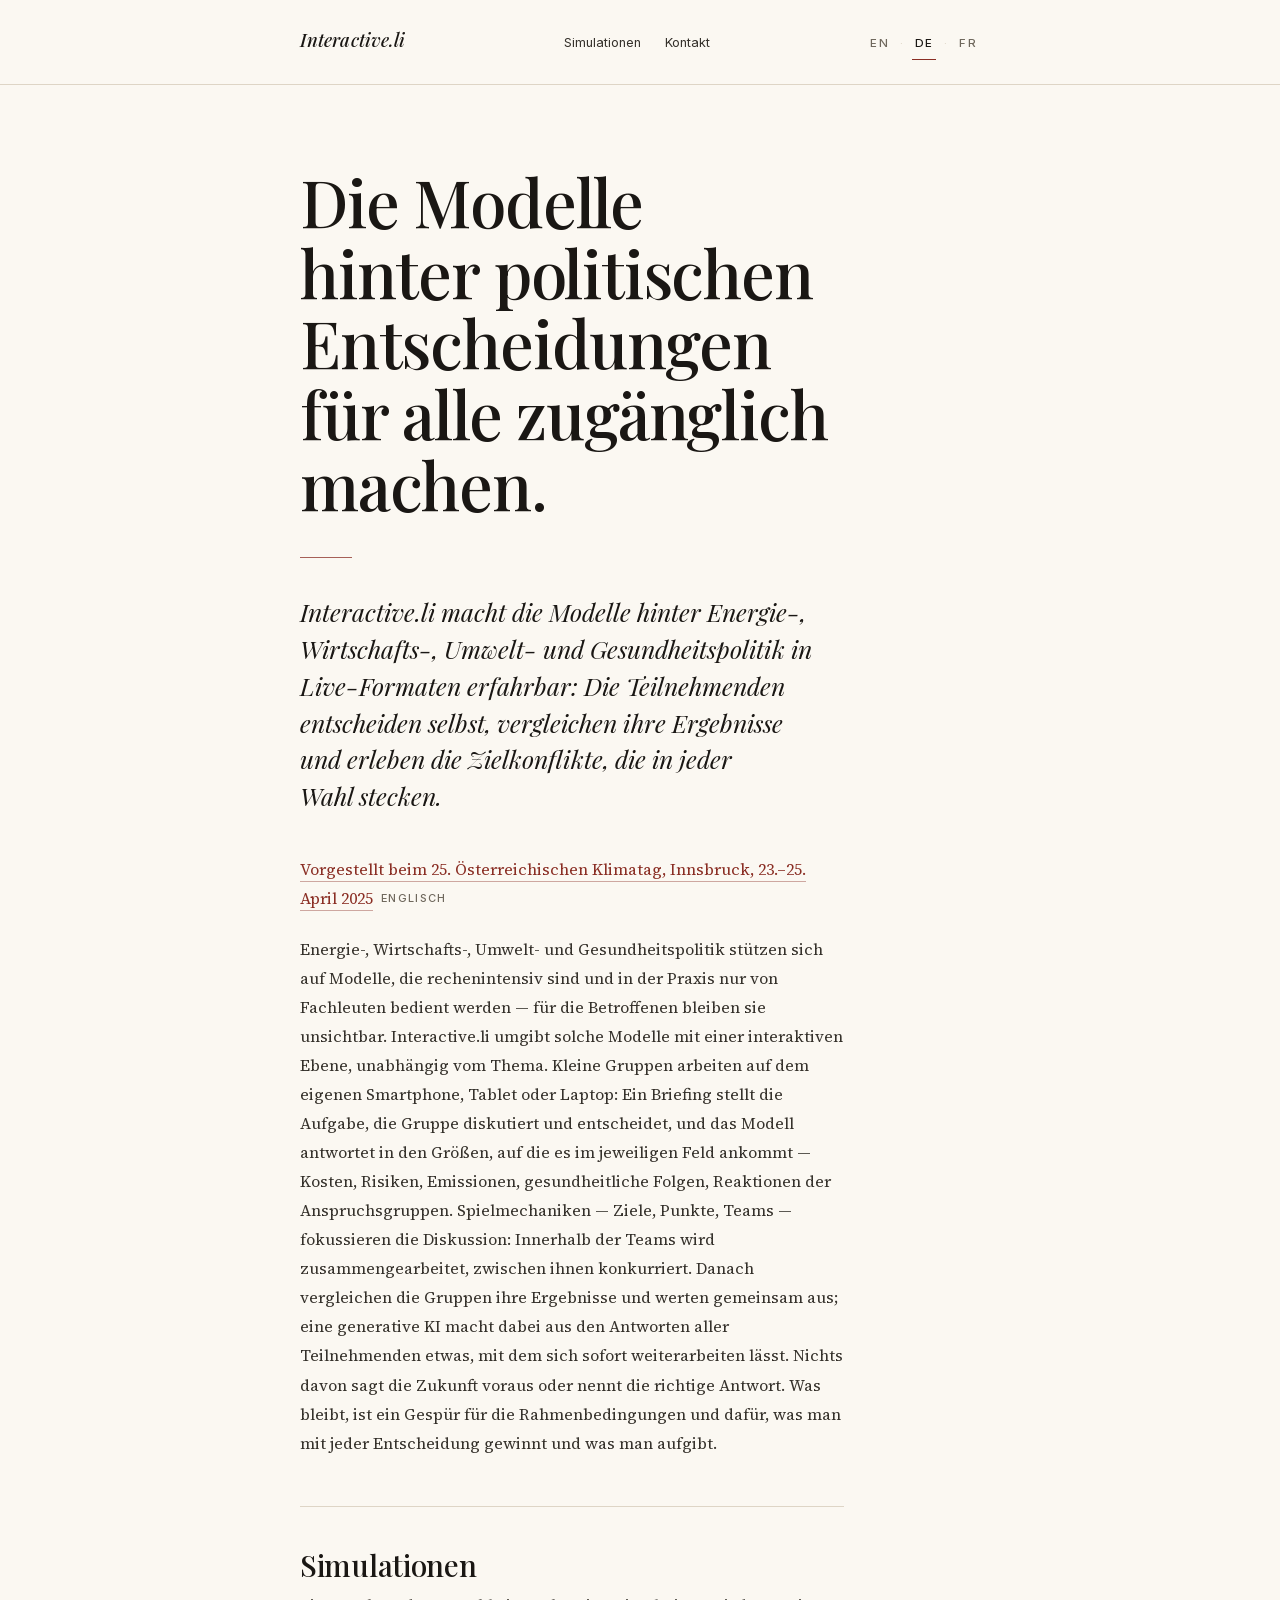
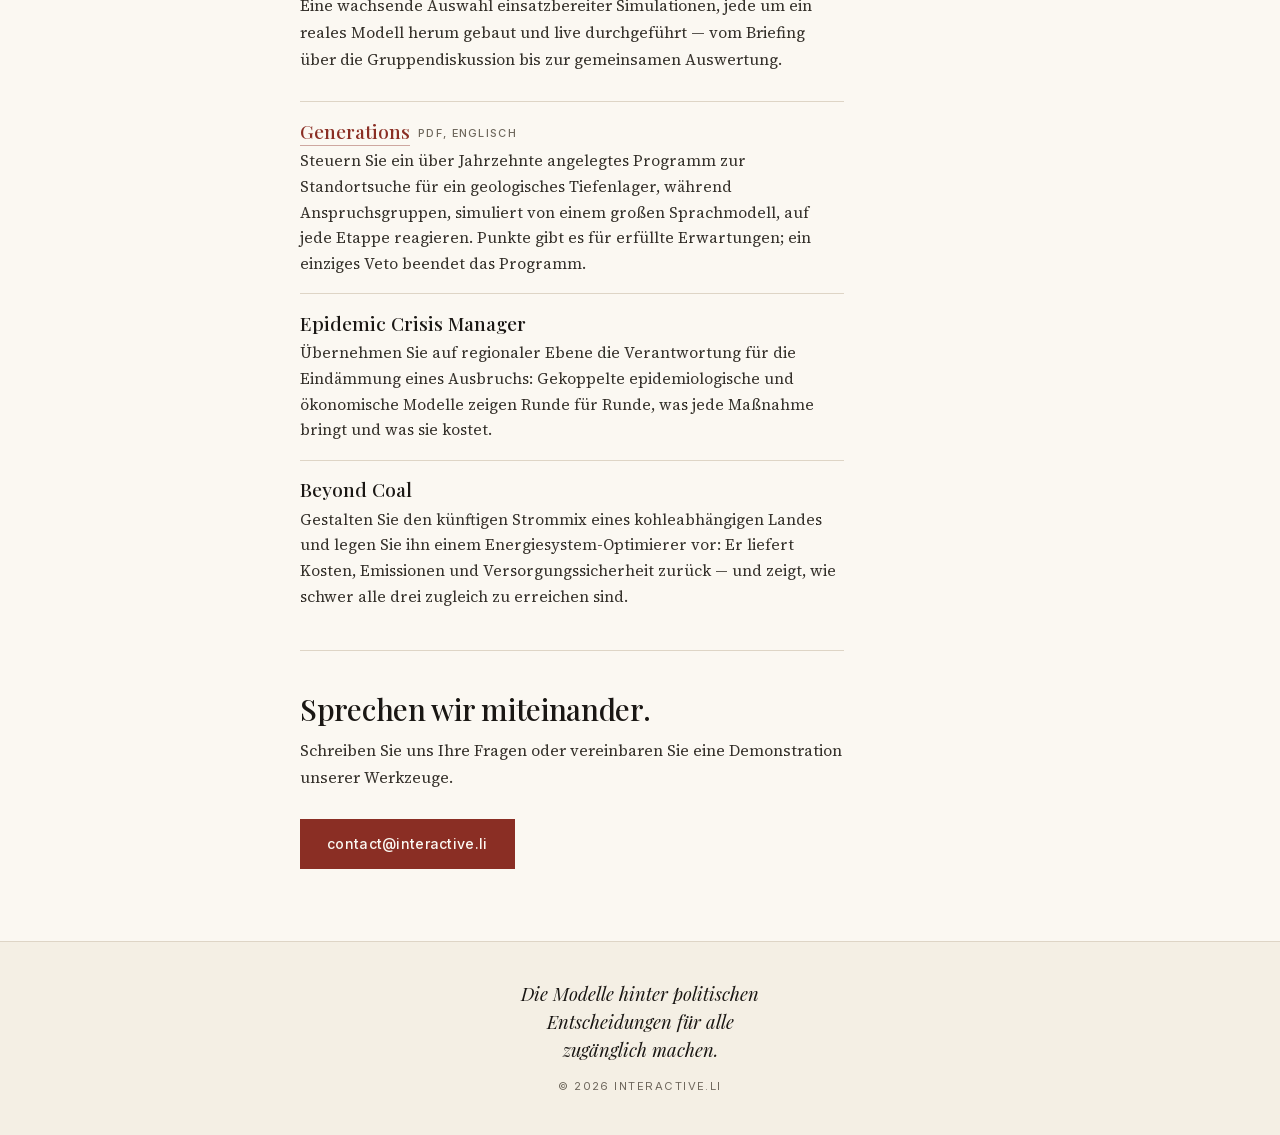
<file: de/index.html>
<!doctype html>
<!-- GENERATED BY build.py — DO NOT EDIT.
     Structure comes from index.html, words from i18n/de.json.
     Edit one of those and run: python3 build.py -->
<html lang="de">
<head>
<meta charset="UTF-8">
<meta name="viewport" content="width=device-width, initial-scale=1">

<!-- This file is the English page and the template both. The data-i18n paths
     are what build.py reads to write de/index.html and fr/index.html; the text
     beside them is the English copy itself, not a placeholder. Edit it here. -->
<title data-i18n="meta.title">Interactive.li — Die Modelle hinter politischen Entscheidungen für alle zugänglich machen.</title>
<meta name="description" data-i18n-attr="content:meta.description" content="Interactive.li macht die Modelle hinter Energie-, Wirtschafts-, Umwelt- und Gesundheitspolitik in Live-Formaten erfahrbar: Die Teilnehmenden entscheiden selbst und erleben die Zielkonflikte jeder Wahl.">
<meta name="theme-color" content="#fbf8f2">
<meta name="robots" content="index, follow, max-snippet:-1, max-image-preview:large">
<meta name="author" content="Interactive.li">

<!-- Each language is its own address with its own copy in the markup, so each
     one canonicalises to itself and the three list one another. That
     reciprocity is the whole requirement for hreflang: a variant that
     canonicalises elsewhere is not a variant, and the annotation is discarded.
     build.py rewrites canonical and og:url for the generated pages; the values
     here are the English page's own. -->
<link rel="canonical" href="https://interactive.li/de/">
<link rel="alternate" hreflang="en" href="https://interactive.li/">
<link rel="alternate" hreflang="de" href="https://interactive.li/de/">
<link rel="alternate" hreflang="fr" href="https://interactive.li/fr/">
<link rel="alternate" hreflang="x-default" href="https://interactive.li/">

<meta property="og:type" content="website">
<meta property="og:site_name" content="Interactive.li">
<meta property="og:url" content="https://interactive.li/de/">
<meta property="og:locale" content="de_DE">
<meta property="og:title" data-i18n-attr="content:meta.title" content="Interactive.li — Die Modelle hinter politischen Entscheidungen für alle zugänglich machen.">
<meta property="og:description" data-i18n-attr="content:meta.description" content="Interactive.li macht die Modelle hinter Energie-, Wirtschafts-, Umwelt- und Gesundheitspolitik in Live-Formaten erfahrbar: Die Teilnehmenden entscheiden selbst und erleben die Zielkonflikte jeder Wahl.">

<!-- A typographic card carrying the wordmark and the mission line, so the alt
     text is simply the title. 1200×630 — the size every scraper crops to.
     Dimensions are declared so the first share renders immediately instead of
     waiting for the scraper to fetch the file. Rebuild: see README. -->
<meta property="og:image" content="https://interactive.li/og-image.jpg">
<meta property="og:image:width" content="1200">
<meta property="og:image:height" content="630">
<meta property="og:image:alt" data-i18n-attr="content:meta.title" content="Interactive.li — Die Modelle hinter politischen Entscheidungen für alle zugänglich machen.">

<meta name="twitter:card" content="summary_large_image">
<meta name="twitter:title" data-i18n-attr="content:meta.title" content="Interactive.li — Die Modelle hinter politischen Entscheidungen für alle zugänglich machen.">
<meta name="twitter:description" data-i18n-attr="content:meta.description" content="Interactive.li macht die Modelle hinter Energie-, Wirtschafts-, Umwelt- und Gesundheitspolitik in Live-Formaten erfahrbar: Die Teilnehmenden entscheiden selbst und erleben die Zielkonflikte jeder Wahl.">
<meta name="twitter:image" content="https://interactive.li/og-image.jpg">

<!-- Root-absolute, all of them: this file is also the template for /de/ and
     /fr/, where a relative path would resolve against a directory that does
     not exist. build.py fails the build if one slips in. -->
<link rel="icon" href="/favicon.svg" type="image/svg+xml">
<link rel="apple-touch-icon" href="/apple-touch-icon.png">

<!-- Self-hosted fonts: no third-party requests, so no preconnect needed. -->
<link rel="preload" href="/fonts/PlayfairDisplay-400-normal-latin.woff2" as="font" type="font/woff2" crossorigin>
<link rel="preload" href="/fonts/SourceSerif4-400-normal-latin.woff2" as="font" type="font/woff2" crossorigin>
<link rel="stylesheet" href="/css/fonts.css">
<link rel="stylesheet" href="/css/style.css">

<script type="application/ld+json">
{
  "@context": "https://schema.org",
  "@type": "Organization",
  "name": "Interactive.li",
  "url": "https://interactive.li/",
  "email": "contact@interactive.li",
  "description": "Interactive.li macht die Modelle hinter Energie-, Wirtschafts-, Umwelt- und Gesundheitspolitik in Live-Formaten erfahrbar: Die Teilnehmenden entscheiden selbst und erleben die Zielkonflikte jeder Wahl.",
  "knowsLanguage": [
    "en",
    "de",
    "fr"
  ]
}
</script>

</head>
<body>

<a class="skip-link" href="#main" data-i18n="a11y.skip_link">Zum Inhalt springen</a>

<header class="masthead">
  <div class="masthead-inner">
    <span class="brand"><a href="/">Interactive.li</a></span>

    <nav class="site-nav" aria-label="Abschnitte" data-i18n-attr="aria-label:a11y.section_nav_label">
      <a href="#experiences" data-i18n="nav.experiences">Simulationen</a>
      <a href="#contact" data-i18n="nav.contact">Kontakt</a>
    </nav>

    <!--
      Plain links to three pages that already exist, so the switcher works with
      no scripting at all. data-lang is how build.py knows which entry is the
      current one on each generated page; aria-current below is the English
      page's, and build.py moves it.
    -->
    <nav class="switcher" aria-label="Sprache" data-i18n-attr="aria-label:a11y.language_switcher_label">
      <a class="lang-link" href="/" hreflang="en" lang="en" data-lang="en">EN</a>
      <span class="switcher-sep" aria-hidden="true">·</span>
      <a class="lang-link" href="/de/" hreflang="de" lang="de" data-lang="de" aria-current="true">DE</a>
      <span class="switcher-sep" aria-hidden="true">·</span>
      <a class="lang-link" href="/fr/" hreflang="fr" lang="fr" data-lang="fr">FR</a>
    </nav>
  </div>
</header>

<!-- tabindex="-1" so the skip link actually moves focus here: several browsers
     scroll to a target that cannot hold focus without handing focus to it, which
     leaves the keyboard where it was. -->
<main id="main" class="wrap" tabindex="-1">
  <article class="content">

    <h1 class="headline" data-i18n="hero.headline">Die Modelle hinter politischen Entscheidungen für alle zugänglich machen.</h1>

    <!-- Purely decorative: hidden from assistive tech so it is not announced
         as a thematic break. -->
    <hr class="flourish" aria-hidden="true">

    <p class="hook" data-i18n="hero.hook">Interactive.li macht die Modelle hinter Energie-, Wirtschafts-, Umwelt- und Gesundheitspolitik in Live-Formaten erfahrbar: Die Teilnehmenden entscheiden selbst, vergleichen ihre Ergebnisse und erleben die Zielkonflikte, die in jeder Wahl stecken.</p>

    <!-- Whole line is the link: the i18n engine writes text, not markup, so a
         translated sentence cannot carry an anchor part-way through it.

         The badge is the one the session list uses, warning a German or French
         reader that poster.html is not translated. It stays empty in English —
         hero.poster_lang is "" there, and .exp-tag:empty removes it — because
         an English page needs no label saying it is in English. -->
    <p class="pitch"><a href="/poster.html" hreflang="en" data-i18n="hero.poster_link">Vorgestellt beim 25. Österreichischen Klimatag, Innsbruck, 23.–25. April 2025</a><span class="exp-tag" data-i18n="hero.poster_lang">Englisch</span></p>

    <p class="pitch" data-i18n="hero.pitch">Energie-, Wirtschafts-, Umwelt- und Gesundheitspolitik stützen sich auf Modelle, die rechenintensiv sind und in der Praxis nur von Fachleuten bedient werden — für die Betroffenen bleiben sie unsichtbar. Interactive.li umgibt solche Modelle mit einer interaktiven Ebene, unabhängig vom Thema. Kleine Gruppen arbeiten auf dem eigenen Smartphone, Tablet oder Laptop: Ein Briefing stellt die Aufgabe, die Gruppe diskutiert und entscheidet, und das Modell antwortet in den Größen, auf die es im jeweiligen Feld ankommt — Kosten, Risiken, Emissionen, gesundheitliche Folgen, Reaktionen der Anspruchsgruppen. Spielmechaniken — Ziele, Punkte, Teams — fokussieren die Diskussion: Innerhalb der Teams wird zusammengearbeitet, zwischen ihnen konkurriert. Danach vergleichen die Gruppen ihre Ergebnisse und werten gemeinsam aus; eine generative KI macht dabei aus den Antworten aller Teilnehmenden etwas, mit dem sich sofort weiterarbeiten lässt. Nichts davon sagt die Zukunft voraus oder nennt die richtige Antwort. Was bleibt, ist ein Gespür für die Rahmenbedingungen und dafür, was man mit jeder Entscheidung gewinnt und was man aufgibt.</p>

    <!--
      THE SESSION LIST LIVES HERE. This markup is what renders: the <li>
      elements below decide which simulations appear and in what order, and
      nothing rewrites them. To reorder, move an <li>. To remove one, delete
      it. To add one, copy an <li> and give it a new slug.

      The slug is the middle part of the data-i18n paths — "generations" in
      experiences.items.generations.hook. Every slug used here needs matching
      entries in both i18n/de.json and i18n/fr.json; the English text sitting in
      the markup is the English copy, not a placeholder. build.py names any slug
      a locale is missing and fails rather than shipping English silently.

      A session with no booklet is just a title with no <a> and no badge, which
      is how one whose PDF is not published yet still gets listed. A session
      with a booklet wraps the title in the link, and carries link_label so the
      format is part of the link's accessible name — the visible badge is
      hidden from assistive tech to avoid announcing it twice.
    -->
    <section class="experiences" id="experiences">
      <h2 class="section-title" data-i18n="experiences.headline">Simulationen</h2>

      <p class="section-intro" data-i18n="experiences.intro">Eine wachsende Auswahl einsatzbereiter Simulationen, jede um ein reales Modell herum gebaut und live durchgeführt — vom Briefing über die Gruppendiskussion bis zur gemeinsamen Auswertung.</p>

      <ul class="exp-list">
        <li class="exp">
          <h3 class="exp-title"><a href="/pdf/generations.pdf" data-i18n="experiences.items.generations.title" data-i18n-attr="aria-label:experiences.items.generations.link_label" aria-label="Generations (PDF, Englisch)">Generations</a><span class="exp-tag" data-i18n="experiences.items.generations.pdf_label" aria-hidden="true">PDF, Englisch</span></h3>
          <p class="exp-hook" data-i18n="experiences.items.generations.hook">Steuern Sie ein über Jahrzehnte angelegtes Programm zur Standortsuche für ein geologisches Tiefenlager, während Anspruchsgruppen, simuliert von einem großen Sprachmodell, auf jede Etappe reagieren. Punkte gibt es für erfüllte Erwartungen; ein einziges Veto beendet das Programm.</p>
        </li>
        <li class="exp">
          <h3 class="exp-title" data-i18n="experiences.items.epidemic.title">Epidemic Crisis Manager</h3>
          <p class="exp-hook" data-i18n="experiences.items.epidemic.hook">Übernehmen Sie auf regionaler Ebene die Verantwortung für die Eindämmung eines Ausbruchs: Gekoppelte epidemiologische und ökonomische Modelle zeigen Runde für Runde, was jede Maßnahme bringt und was sie kostet.</p>
        </li>
        <li class="exp">
          <h3 class="exp-title" data-i18n="experiences.items.beyond_coal.title">Beyond Coal</h3>
          <p class="exp-hook" data-i18n="experiences.items.beyond_coal.hook">Gestalten Sie den künftigen Strommix eines kohleabhängigen Landes und legen Sie ihn einem Energiesystem-Optimierer vor: Er liefert Kosten, Emissionen und Versorgungssicherheit zurück — und zeigt, wie schwer alle drei zugleich zu erreichen sind.</p>
        </li>
      </ul>
    </section>

    <section class="contact" id="contact">
      <h2 class="section-title" data-i18n="contact.headline">Sprechen wir miteinander.</h2>

      <p class="section-intro" data-i18n="contact.body">Schreiben Sie uns Ihre Fragen oder vereinbaren Sie eine Demonstration unserer Werkzeuge.</p>

      <!-- The address is the label, not "Get in touch": a mailto: does nothing
           at all in a browser with no mail app registered, which is most
           webmail users. Spelling it out means those visitors can read and copy
           it instead of clicking into silence. No data-i18n here — an address
           is the same in every language, and the section heading and body copy
           already make the invitation twice. -->
      <div class="actions">
        <a class="btn" href="mailto:contact@interactive.li">contact@interactive.li</a>
      </div>
    </section>

  </article>
</main>

<footer class="site-footer">
  <div class="footer-inner">
    <p class="mission" data-i18n="footer.mission">Die Modelle hinter politischen Entscheidungen für alle zugänglich machen.</p>
    <p class="copyright">© <span id="year">2026</span> Interactive.li</p>
  </div>
</footer>

<!-- Only the year is scripted, as on poster.html and 404.html. Translation and
     the head metadata are settled at build time, so nothing else here needs a
     script to be correct. -->
<script>
document.getElementById("year").textContent = new Date().getFullYear();
</script>
</body>
</html>
</file>
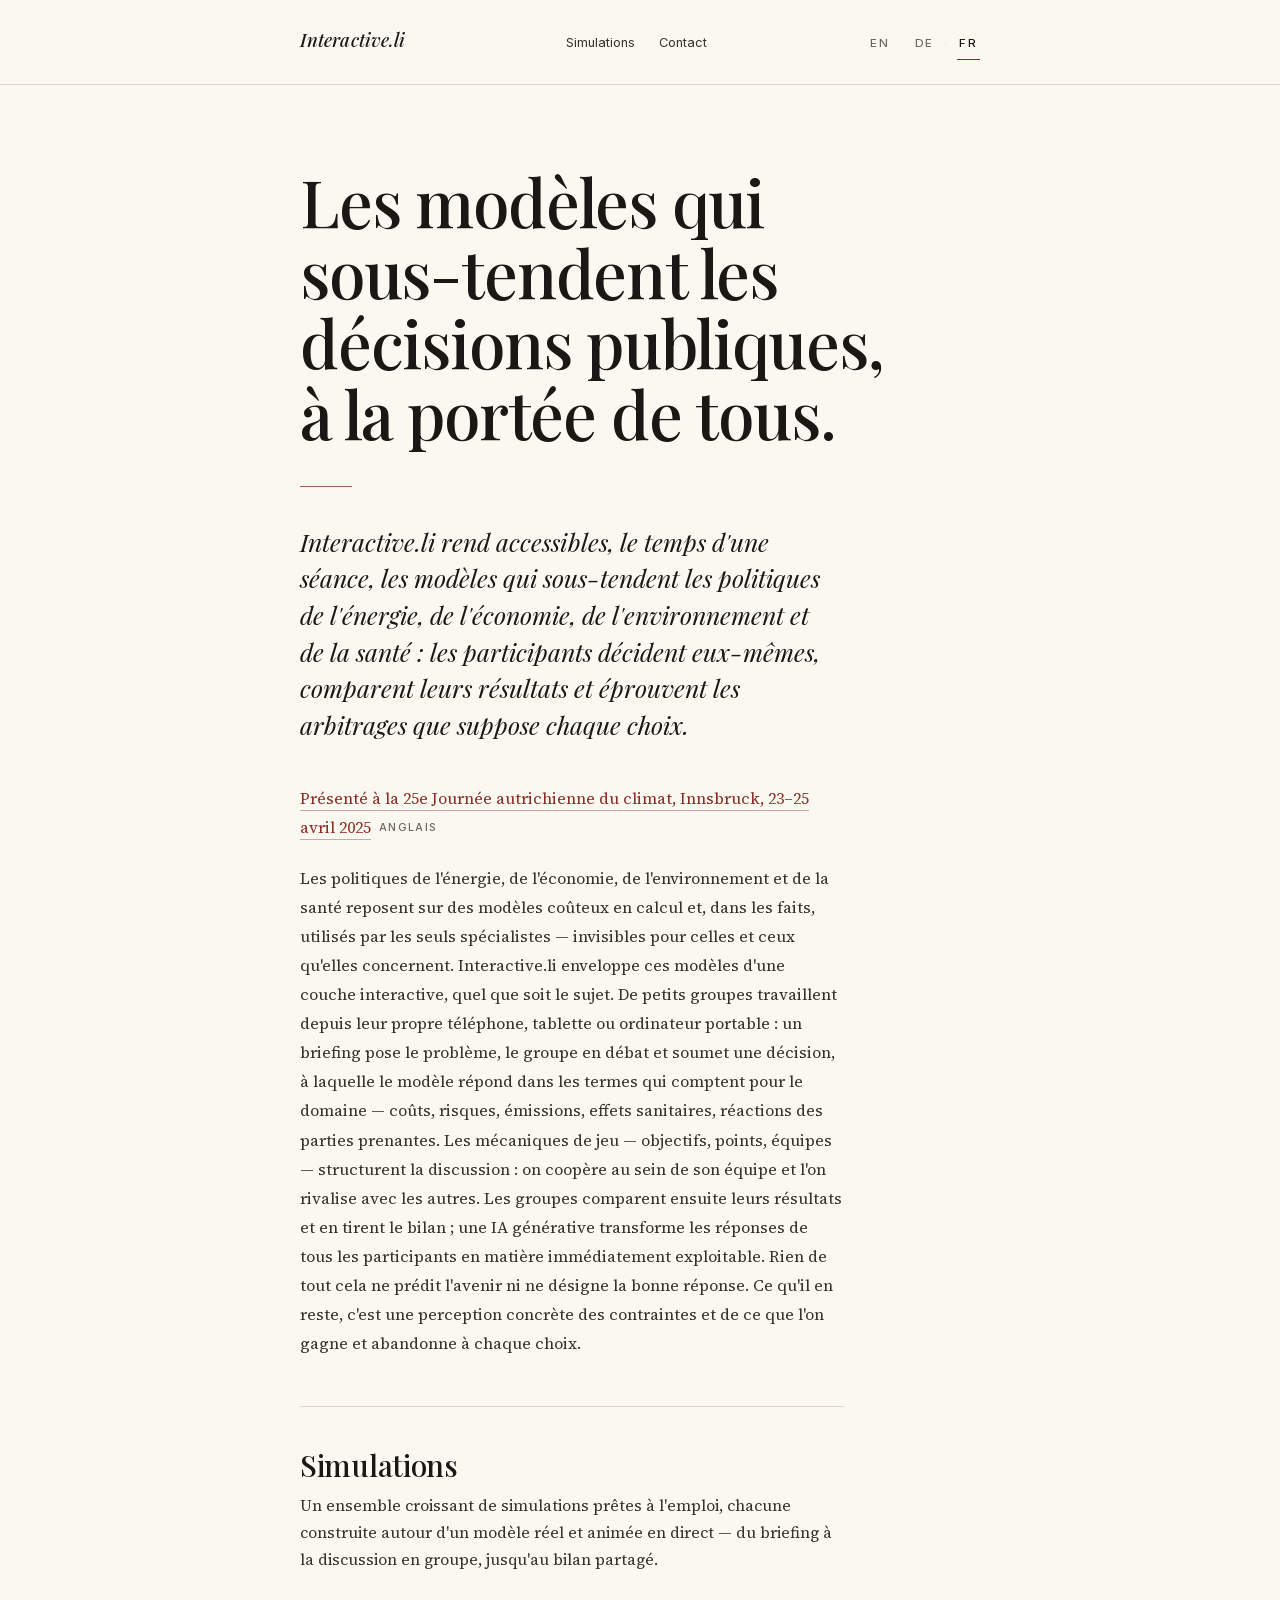
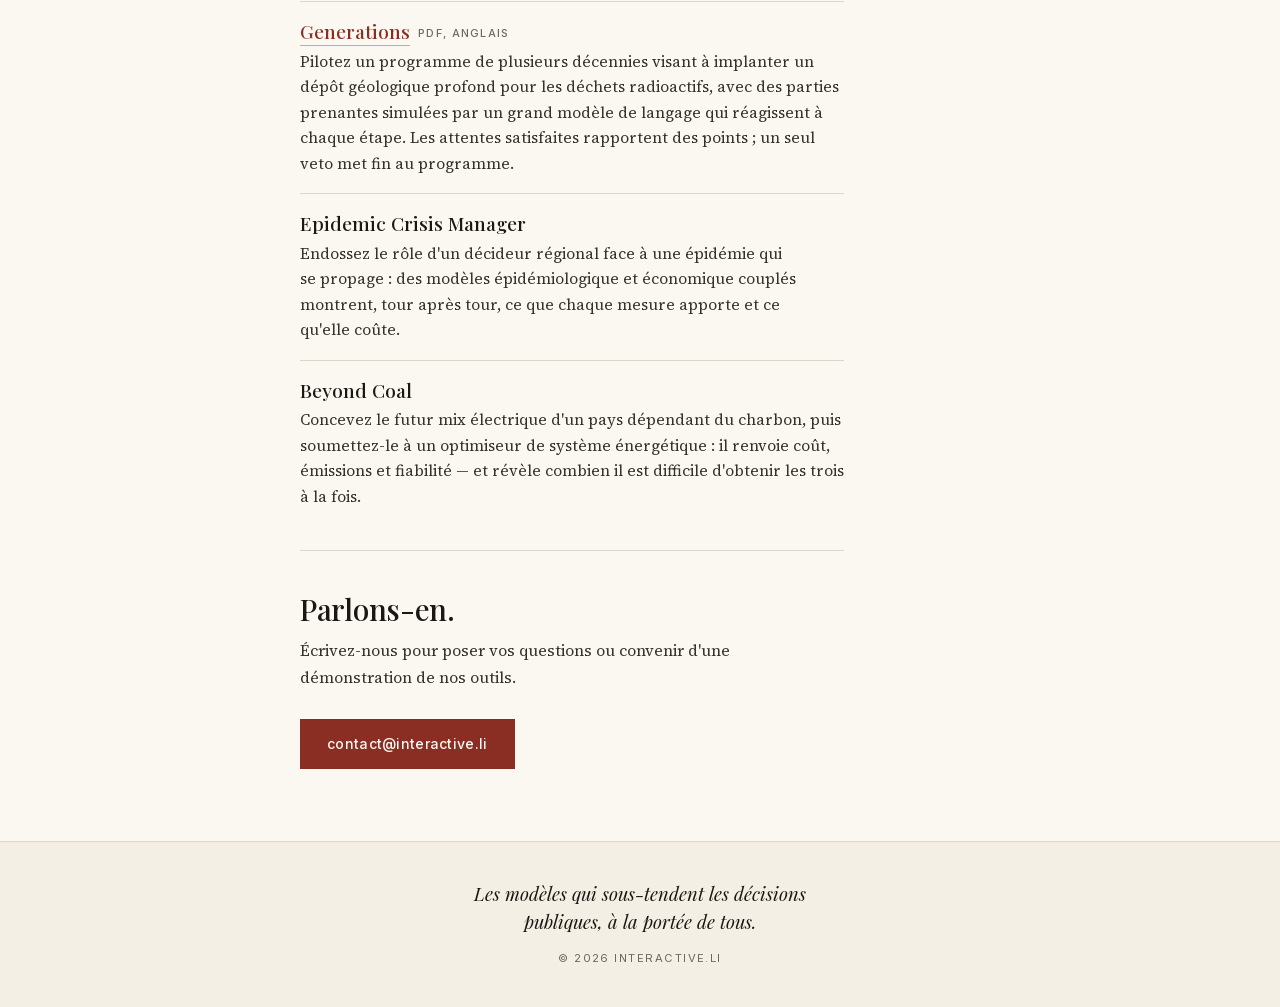
<file: fr/index.html>
<!doctype html>
<!-- GENERATED BY build.py — DO NOT EDIT.
     Structure comes from index.html, words from i18n/fr.json.
     Edit one of those and run: python3 build.py -->
<html lang="fr">
<head>
<meta charset="UTF-8">
<meta name="viewport" content="width=device-width, initial-scale=1">

<!-- This file is the English page and the template both. The data-i18n paths
     are what build.py reads to write de/index.html and fr/index.html; the text
     beside them is the English copy itself, not a placeholder. Edit it here. -->
<title data-i18n="meta.title">Interactive.li — Les modèles qui sous-tendent les décisions publiques, à la portée de tous.</title>
<meta name="description" data-i18n-attr="content:meta.description" content="Interactive.li rend accessibles, le temps d&#x27;une séance, les modèles qui sous-tendent les politiques de l&#x27;énergie, de l&#x27;économie, de l&#x27;environnement et de la santé : les participants décident eux-mêmes et éprouvent les arbitrages de chaque choix.">
<meta name="theme-color" content="#fbf8f2">
<meta name="robots" content="index, follow, max-snippet:-1, max-image-preview:large">
<meta name="author" content="Interactive.li">

<!-- Each language is its own address with its own copy in the markup, so each
     one canonicalises to itself and the three list one another. That
     reciprocity is the whole requirement for hreflang: a variant that
     canonicalises elsewhere is not a variant, and the annotation is discarded.
     build.py rewrites canonical and og:url for the generated pages; the values
     here are the English page's own. -->
<link rel="canonical" href="https://interactive.li/fr/">
<link rel="alternate" hreflang="en" href="https://interactive.li/">
<link rel="alternate" hreflang="de" href="https://interactive.li/de/">
<link rel="alternate" hreflang="fr" href="https://interactive.li/fr/">
<link rel="alternate" hreflang="x-default" href="https://interactive.li/">

<meta property="og:type" content="website">
<meta property="og:site_name" content="Interactive.li">
<meta property="og:url" content="https://interactive.li/fr/">
<meta property="og:locale" content="fr_FR">
<meta property="og:title" data-i18n-attr="content:meta.title" content="Interactive.li — Les modèles qui sous-tendent les décisions publiques, à la portée de tous.">
<meta property="og:description" data-i18n-attr="content:meta.description" content="Interactive.li rend accessibles, le temps d&#x27;une séance, les modèles qui sous-tendent les politiques de l&#x27;énergie, de l&#x27;économie, de l&#x27;environnement et de la santé : les participants décident eux-mêmes et éprouvent les arbitrages de chaque choix.">

<!-- A typographic card carrying the wordmark and the mission line, so the alt
     text is simply the title. 1200×630 — the size every scraper crops to.
     Dimensions are declared so the first share renders immediately instead of
     waiting for the scraper to fetch the file. Rebuild: see README. -->
<meta property="og:image" content="https://interactive.li/og-image.jpg">
<meta property="og:image:width" content="1200">
<meta property="og:image:height" content="630">
<meta property="og:image:alt" data-i18n-attr="content:meta.title" content="Interactive.li — Les modèles qui sous-tendent les décisions publiques, à la portée de tous.">

<meta name="twitter:card" content="summary_large_image">
<meta name="twitter:title" data-i18n-attr="content:meta.title" content="Interactive.li — Les modèles qui sous-tendent les décisions publiques, à la portée de tous.">
<meta name="twitter:description" data-i18n-attr="content:meta.description" content="Interactive.li rend accessibles, le temps d&#x27;une séance, les modèles qui sous-tendent les politiques de l&#x27;énergie, de l&#x27;économie, de l&#x27;environnement et de la santé : les participants décident eux-mêmes et éprouvent les arbitrages de chaque choix.">
<meta name="twitter:image" content="https://interactive.li/og-image.jpg">

<!-- Root-absolute, all of them: this file is also the template for /de/ and
     /fr/, where a relative path would resolve against a directory that does
     not exist. build.py fails the build if one slips in. -->
<link rel="icon" href="/favicon.svg" type="image/svg+xml">
<link rel="apple-touch-icon" href="/apple-touch-icon.png">

<!-- Self-hosted fonts: no third-party requests, so no preconnect needed. -->
<link rel="preload" href="/fonts/PlayfairDisplay-400-normal-latin.woff2" as="font" type="font/woff2" crossorigin>
<link rel="preload" href="/fonts/SourceSerif4-400-normal-latin.woff2" as="font" type="font/woff2" crossorigin>
<link rel="stylesheet" href="/css/fonts.css">
<link rel="stylesheet" href="/css/style.css">

<script type="application/ld+json">
{
  "@context": "https://schema.org",
  "@type": "Organization",
  "name": "Interactive.li",
  "url": "https://interactive.li/",
  "email": "contact@interactive.li",
  "description": "Interactive.li rend accessibles, le temps d'une séance, les modèles qui sous-tendent les politiques de l'énergie, de l'économie, de l'environnement et de la santé : les participants décident eux-mêmes et éprouvent les arbitrages de chaque choix.",
  "knowsLanguage": [
    "en",
    "de",
    "fr"
  ]
}
</script>

</head>
<body>

<a class="skip-link" href="#main" data-i18n="a11y.skip_link">Aller au contenu</a>

<header class="masthead">
  <div class="masthead-inner">
    <span class="brand"><a href="/">Interactive.li</a></span>

    <nav class="site-nav" aria-label="Sections" data-i18n-attr="aria-label:a11y.section_nav_label">
      <a href="#experiences" data-i18n="nav.experiences">Simulations</a>
      <a href="#contact" data-i18n="nav.contact">Contact</a>
    </nav>

    <!--
      Plain links to three pages that already exist, so the switcher works with
      no scripting at all. data-lang is how build.py knows which entry is the
      current one on each generated page; aria-current below is the English
      page's, and build.py moves it.
    -->
    <nav class="switcher" aria-label="Langue" data-i18n-attr="aria-label:a11y.language_switcher_label">
      <a class="lang-link" href="/" hreflang="en" lang="en" data-lang="en">EN</a>
      <span class="switcher-sep" aria-hidden="true">·</span>
      <a class="lang-link" href="/de/" hreflang="de" lang="de" data-lang="de">DE</a>
      <span class="switcher-sep" aria-hidden="true">·</span>
      <a class="lang-link" href="/fr/" hreflang="fr" lang="fr" data-lang="fr" aria-current="true">FR</a>
    </nav>
  </div>
</header>

<!-- tabindex="-1" so the skip link actually moves focus here: several browsers
     scroll to a target that cannot hold focus without handing focus to it, which
     leaves the keyboard where it was. -->
<main id="main" class="wrap" tabindex="-1">
  <article class="content">

    <h1 class="headline" data-i18n="hero.headline">Les modèles qui sous-tendent les décisions publiques, à la portée de tous.</h1>

    <!-- Purely decorative: hidden from assistive tech so it is not announced
         as a thematic break. -->
    <hr class="flourish" aria-hidden="true">

    <p class="hook" data-i18n="hero.hook">Interactive.li rend accessibles, le temps d'une séance, les modèles qui sous-tendent les politiques de l'énergie, de l'économie, de l'environnement et de la santé : les participants décident eux-mêmes, comparent leurs résultats et éprouvent les arbitrages que suppose chaque choix.</p>

    <!-- Whole line is the link: the i18n engine writes text, not markup, so a
         translated sentence cannot carry an anchor part-way through it.

         The badge is the one the session list uses, warning a German or French
         reader that poster.html is not translated. It stays empty in English —
         hero.poster_lang is "" there, and .exp-tag:empty removes it — because
         an English page needs no label saying it is in English. -->
    <p class="pitch"><a href="/poster.html" hreflang="en" data-i18n="hero.poster_link">Présenté à la 25e Journée autrichienne du climat, Innsbruck, 23–25 avril 2025</a><span class="exp-tag" data-i18n="hero.poster_lang">anglais</span></p>

    <p class="pitch" data-i18n="hero.pitch">Les politiques de l'énergie, de l'économie, de l'environnement et de la santé reposent sur des modèles coûteux en calcul et, dans les faits, utilisés par les seuls spécialistes — invisibles pour celles et ceux qu'elles concernent. Interactive.li enveloppe ces modèles d'une couche interactive, quel que soit le sujet. De petits groupes travaillent depuis leur propre téléphone, tablette ou ordinateur portable : un briefing pose le problème, le groupe en débat et soumet une décision, à laquelle le modèle répond dans les termes qui comptent pour le domaine — coûts, risques, émissions, effets sanitaires, réactions des parties prenantes. Les mécaniques de jeu — objectifs, points, équipes — structurent la discussion : on coopère au sein de son équipe et l'on rivalise avec les autres. Les groupes comparent ensuite leurs résultats et en tirent le bilan ; une IA générative transforme les réponses de tous les participants en matière immédiatement exploitable. Rien de tout cela ne prédit l'avenir ni ne désigne la bonne réponse. Ce qu'il en reste, c'est une perception concrète des contraintes et de ce que l'on gagne et abandonne à chaque choix.</p>

    <!--
      THE SESSION LIST LIVES HERE. This markup is what renders: the <li>
      elements below decide which simulations appear and in what order, and
      nothing rewrites them. To reorder, move an <li>. To remove one, delete
      it. To add one, copy an <li> and give it a new slug.

      The slug is the middle part of the data-i18n paths — "generations" in
      experiences.items.generations.hook. Every slug used here needs matching
      entries in both i18n/de.json and i18n/fr.json; the English text sitting in
      the markup is the English copy, not a placeholder. build.py names any slug
      a locale is missing and fails rather than shipping English silently.

      A session with no booklet is just a title with no <a> and no badge, which
      is how one whose PDF is not published yet still gets listed. A session
      with a booklet wraps the title in the link, and carries link_label so the
      format is part of the link's accessible name — the visible badge is
      hidden from assistive tech to avoid announcing it twice.
    -->
    <section class="experiences" id="experiences">
      <h2 class="section-title" data-i18n="experiences.headline">Simulations</h2>

      <p class="section-intro" data-i18n="experiences.intro">Un ensemble croissant de simulations prêtes à l'emploi, chacune construite autour d'un modèle réel et animée en direct — du briefing à la discussion en groupe, jusqu'au bilan partagé.</p>

      <ul class="exp-list">
        <li class="exp">
          <h3 class="exp-title"><a href="/pdf/generations.pdf" data-i18n="experiences.items.generations.title" data-i18n-attr="aria-label:experiences.items.generations.link_label" aria-label="Generations (PDF, anglais)">Generations</a><span class="exp-tag" data-i18n="experiences.items.generations.pdf_label" aria-hidden="true">PDF, anglais</span></h3>
          <p class="exp-hook" data-i18n="experiences.items.generations.hook">Pilotez un programme de plusieurs décennies visant à implanter un dépôt géologique profond pour les déchets radioactifs, avec des parties prenantes simulées par un grand modèle de langage qui réagissent à chaque étape. Les attentes satisfaites rapportent des points ; un seul veto met fin au programme.</p>
        </li>
        <li class="exp">
          <h3 class="exp-title" data-i18n="experiences.items.epidemic.title">Epidemic Crisis Manager</h3>
          <p class="exp-hook" data-i18n="experiences.items.epidemic.hook">Endossez le rôle d'un décideur régional face à une épidémie qui se propage : des modèles épidémiologique et économique couplés montrent, tour après tour, ce que chaque mesure apporte et ce qu'elle coûte.</p>
        </li>
        <li class="exp">
          <h3 class="exp-title" data-i18n="experiences.items.beyond_coal.title">Beyond Coal</h3>
          <p class="exp-hook" data-i18n="experiences.items.beyond_coal.hook">Concevez le futur mix électrique d'un pays dépendant du charbon, puis soumettez-le à un optimiseur de système énergétique : il renvoie coût, émissions et fiabilité — et révèle combien il est difficile d'obtenir les trois à la fois.</p>
        </li>
      </ul>
    </section>

    <section class="contact" id="contact">
      <h2 class="section-title" data-i18n="contact.headline">Parlons-en.</h2>

      <p class="section-intro" data-i18n="contact.body">Écrivez-nous pour poser vos questions ou convenir d'une démonstration de nos outils.</p>

      <!-- The address is the label, not "Get in touch": a mailto: does nothing
           at all in a browser with no mail app registered, which is most
           webmail users. Spelling it out means those visitors can read and copy
           it instead of clicking into silence. No data-i18n here — an address
           is the same in every language, and the section heading and body copy
           already make the invitation twice. -->
      <div class="actions">
        <a class="btn" href="mailto:contact@interactive.li">contact@interactive.li</a>
      </div>
    </section>

  </article>
</main>

<footer class="site-footer">
  <div class="footer-inner">
    <p class="mission" data-i18n="footer.mission">Les modèles qui sous-tendent les décisions publiques, à la portée de tous.</p>
    <p class="copyright">© <span id="year">2026</span> Interactive.li</p>
  </div>
</footer>

<!-- Only the year is scripted, as on poster.html and 404.html. Translation and
     the head metadata are settled at build time, so nothing else here needs a
     script to be correct. -->
<script>
document.getElementById("year").textContent = new Date().getFullYear();
</script>
</body>
</html>
</file>
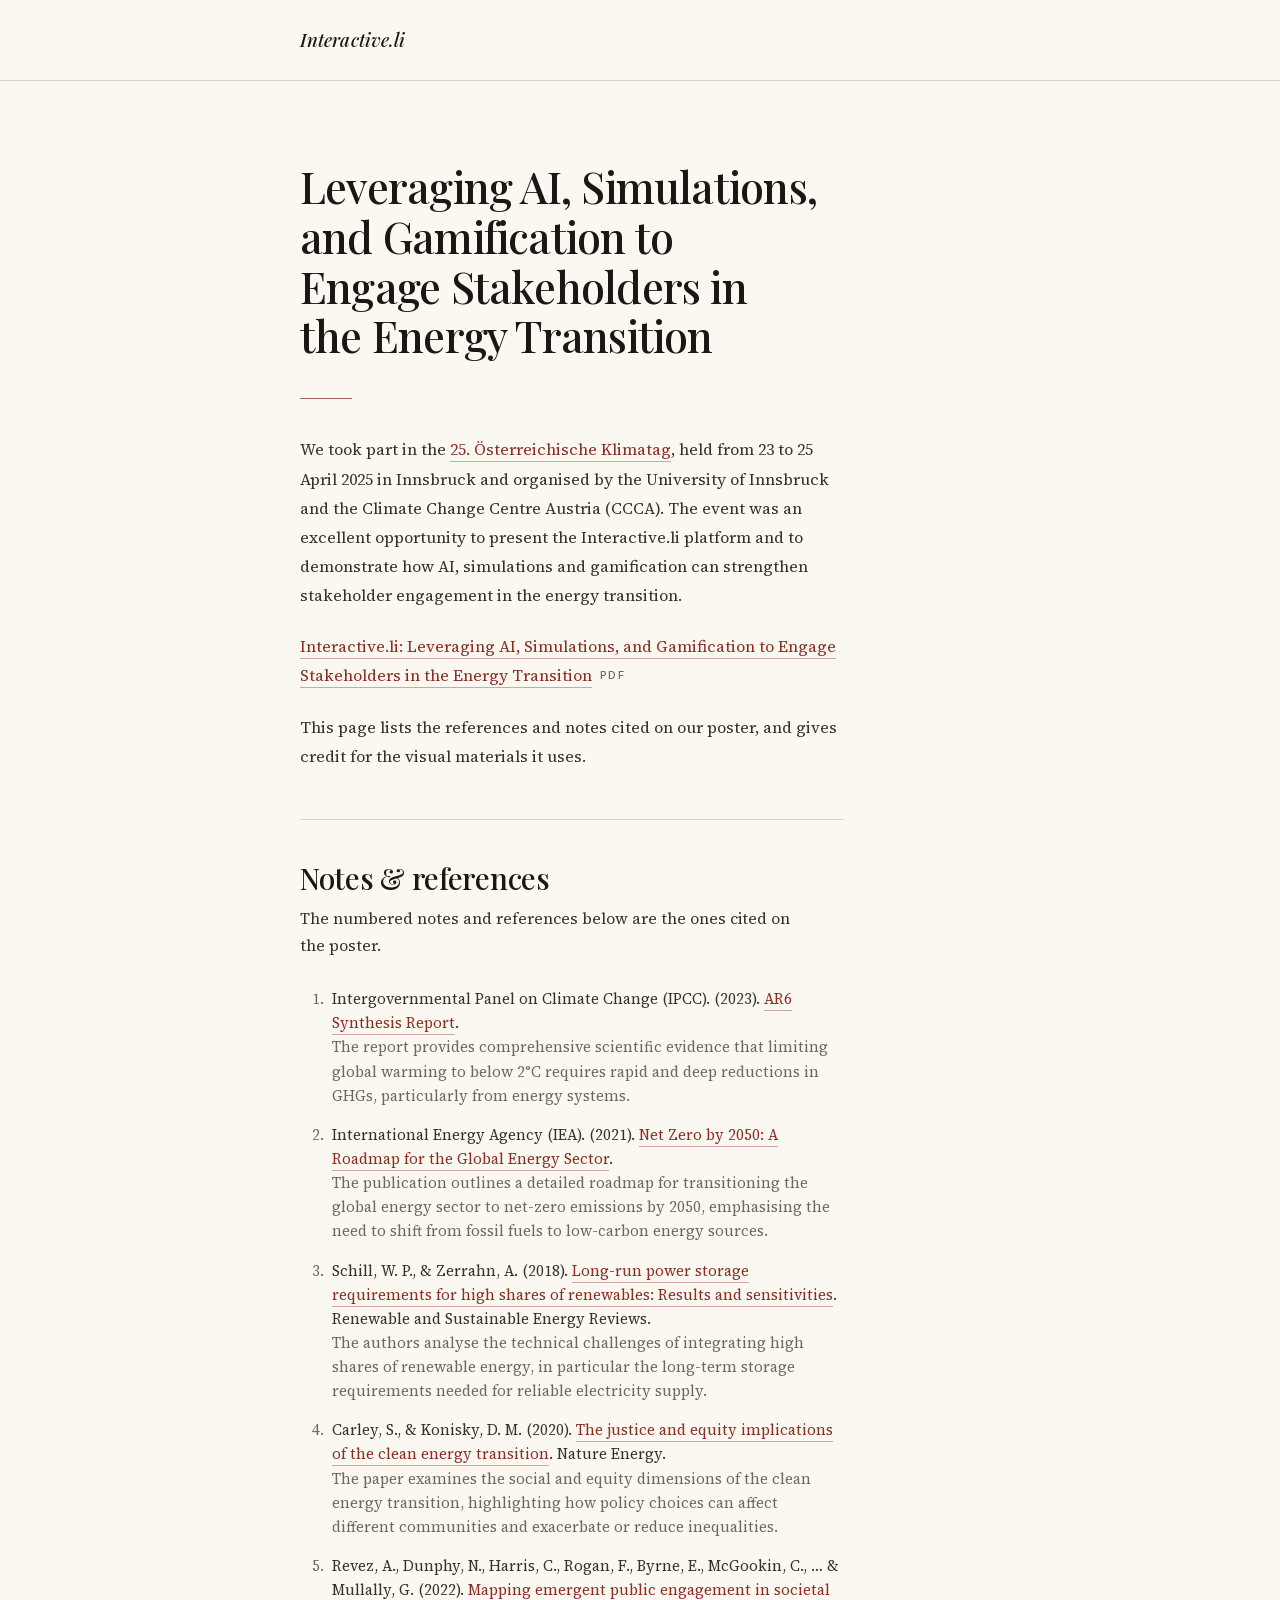
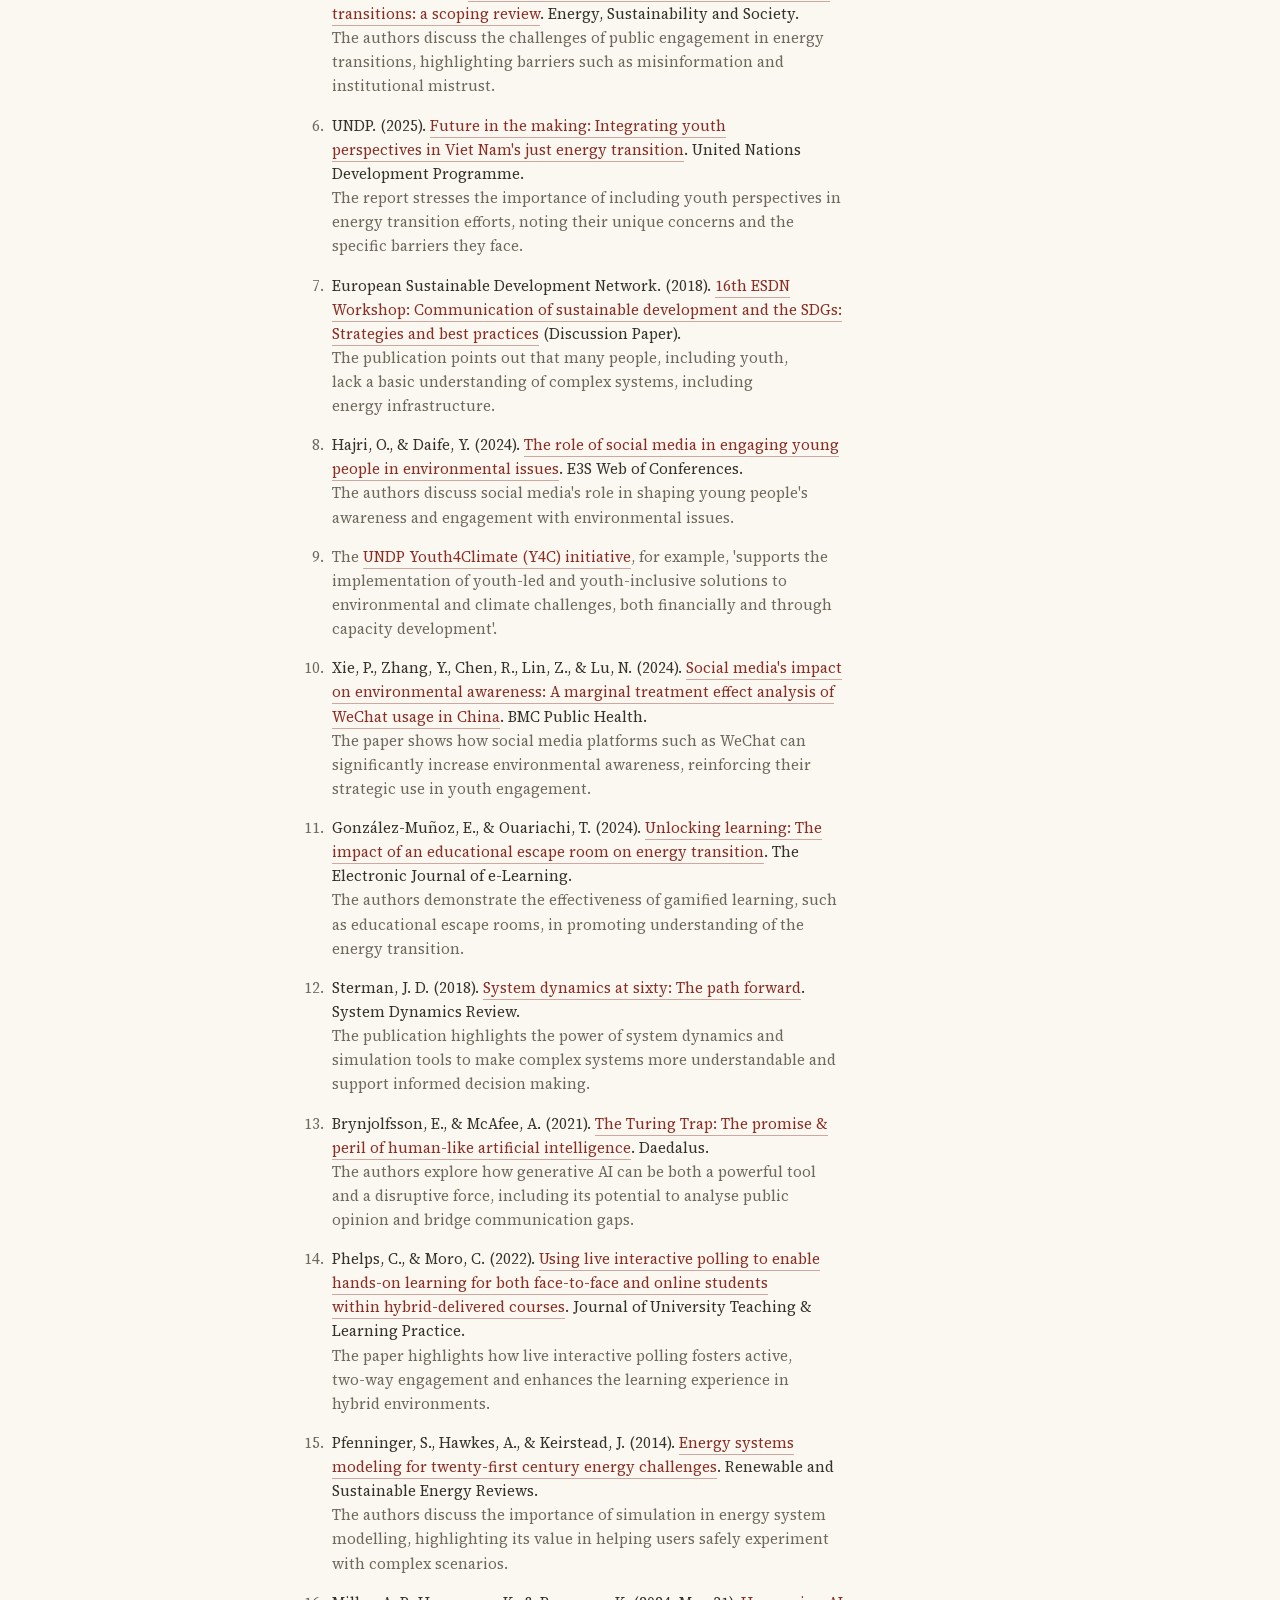
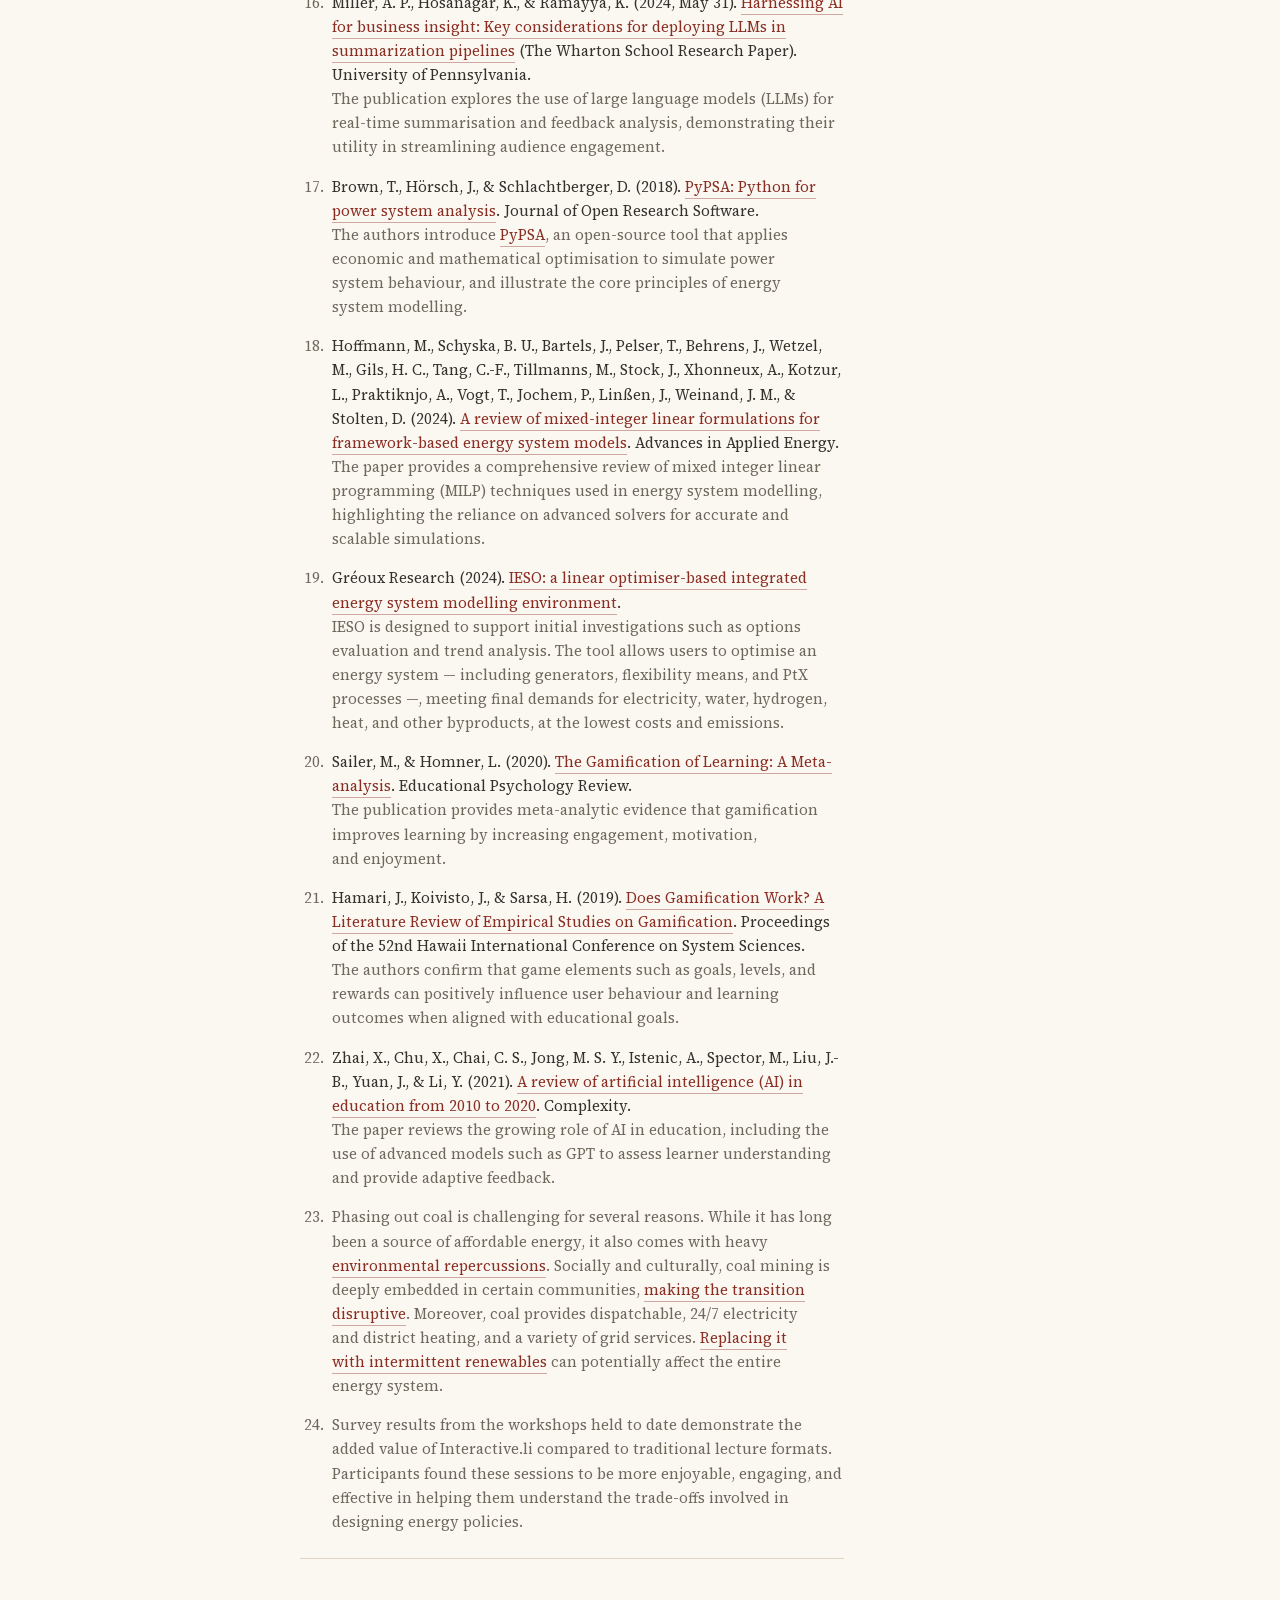
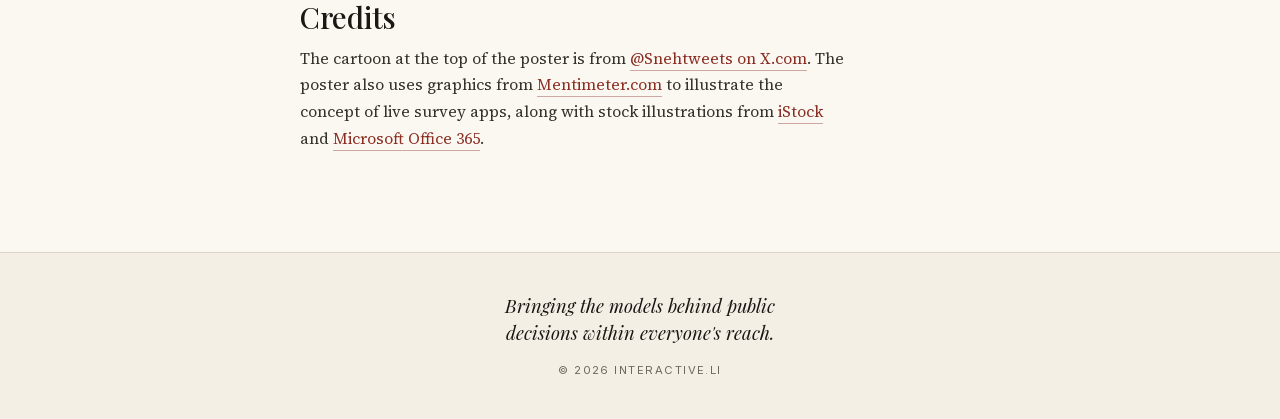
<file: poster.html>
<!doctype html>
<html lang="en">
<head>
<meta charset="UTF-8">
<meta name="viewport" content="width=device-width, initial-scale=1">

<!-- English only, unlike index.html: this page reproduces the notes printed
     on a poster written in English, and its sources are English too. There is
     no locale file behind it and no language switcher on it. -->
<title>Interactive.li: Leveraging AI, Simulations, and Gamification to Engage Stakeholders in the Energy Transition</title>
<meta name="description" content="Notes, references and credits for the poster Interactive.li presented at the 25th Austrian Climate Day, held from 23 to 25 April 2025 in Innsbruck.">
<meta name="theme-color" content="#fbf8f2">
<meta name="robots" content="index, follow, max-snippet:-1, max-image-preview:large">
<meta name="author" content="Interactive.li">

<link rel="canonical" href="https://interactive.li/poster.html">

<meta property="og:type" content="article">
<meta property="og:site_name" content="Interactive.li">
<meta property="og:url" content="https://interactive.li/poster.html">
<meta property="og:locale" content="en_US">
<meta property="og:title" content="Interactive.li: Leveraging AI, Simulations, and Gamification to Engage Stakeholders in the Energy Transition">
<meta property="og:description" content="Notes, references and credits for the poster Interactive.li presented at the 25th Austrian Climate Day, held from 23 to 25 April 2025 in Innsbruck.">

<!-- Same share card as the home page: this page has no artwork of its own,
     and a card with no image at all is the worse outcome. -->
<meta property="og:image" content="https://interactive.li/og-image.jpg">
<meta property="og:image:width" content="1200">
<meta property="og:image:height" content="630">
<meta property="og:image:alt" content="Interactive.li — Bringing the models behind public decisions within everyone's reach.">

<meta name="twitter:card" content="summary_large_image">
<meta name="twitter:title" content="Interactive.li: Leveraging AI, Simulations, and Gamification to Engage Stakeholders in the Energy Transition">
<meta name="twitter:description" content="Notes, references and credits for the poster Interactive.li presented at the 25th Austrian Climate Day, held from 23 to 25 April 2025 in Innsbruck.">
<meta name="twitter:image" content="https://interactive.li/og-image.jpg">

<link rel="icon" href="favicon.svg" type="image/svg+xml">
<link rel="apple-touch-icon" href="apple-touch-icon.png">

<!-- Self-hosted fonts: no third-party requests, so no preconnect needed. -->
<link rel="preload" href="fonts/PlayfairDisplay-400-normal-latin.woff2" as="font" type="font/woff2" crossorigin>
<link rel="preload" href="fonts/SourceSerif4-400-normal-latin.woff2" as="font" type="font/woff2" crossorigin>
<link rel="stylesheet" href="css/fonts.css">
<link rel="stylesheet" href="css/style.css">

<script type="application/ld+json">
{
  "@context": "https://schema.org",
  "@type": "ScholarlyArticle",
  "headline": "Interactive.li: Leveraging AI, Simulations, and Gamification to Engage Stakeholders in the Energy Transition",
  "url": "https://interactive.li/poster.html",
  "datePublished": "2025-05-01",
  "inLanguage": "en",
  "author": { "@type": "Organization", "name": "Interactive.li" },
  "publisher": { "@type": "Organization", "name": "Interactive.li", "url": "https://interactive.li/" },
  "about": "Poster presented at the 25th Austrian Climate Day, Innsbruck, 23-25 April 2025",
  "associatedMedia": {
    "@type": "MediaObject",
    "encodingFormat": "application/pdf",
    "contentUrl": "https://interactive.li/pdf/interactive-li-25-austrian-climate-day.pdf"
  }
}
</script>

</head>
<body>

<a class="skip-link" href="#main">Skip to content</a>

<header class="masthead">
  <div class="masthead-inner">
    <!-- The whole bar: away from the home page the wordmark is the way back to
         it, and it is the only thing here. The home page's section links point
         at anchors this page does not have, and the language switcher has
         nothing to switch — poster.html is English only. -->
    <span class="brand"><a href="/">Interactive.li</a></span>
  </div>
</header>

<!-- tabindex="-1" so the skip link actually moves focus here: several browsers
     scroll to a target that cannot hold focus without handing focus to it, which
     leaves the keyboard where it was. -->
<main id="main" class="wrap" tabindex="-1">
  <article class="content">

    <h1 class="headline headline--article">Leveraging AI, Simulations, and Gamification to Engage Stakeholders in the Energy Transition</h1>

    <!-- Purely decorative: hidden from assistive tech so it is not announced
         as a thematic break. -->
    <hr class="flourish" aria-hidden="true">

    <p class="pitch">We took part in the <a href="https://ccca.ac.at/dialogformate/oesterreichischer-klimatag/klimatag-2025" target="_blank" rel="noreferrer noopener" lang="de">25. Österreichische Klimatag</a>, held from 23 to 25 April 2025 in Innsbruck and organised by the University of Innsbruck and the Climate Change Centre Austria (CCCA). The event was an excellent opportunity to present the Interactive.li platform and to demonstrate how AI, simulations and gamification can strengthen stakeholder engagement in the energy transition.</p>

    <p class="pitch"><a href="pdf/interactive-li-25-austrian-climate-day.pdf" aria-label="Interactive.li: Leveraging AI, Simulations, and Gamification to Engage Stakeholders in the Energy Transition (PDF)">Interactive.li: Leveraging AI, Simulations, and Gamification to Engage Stakeholders in the Energy Transition</a><span class="exp-tag" aria-hidden="true">PDF</span></p>

    <p class="pitch">This page lists the references and notes cited on our poster, and gives credit for the visual materials it uses.</p>

    <section class="references" id="references">
      <h2 class="section-title">Notes &amp; references</h2>

      <p class="section-intro">The numbered notes and references below are the ones cited on the poster.</p>

      <ol class="ref-list">
        <li>Intergovernmental Panel on Climate Change (IPCC). (2023). <a href="https://www.ipcc.ch/report/ar6/syr/" target="_blank" rel="noreferrer noopener">AR6 Synthesis Report</a>.<span class="ref-note">The report provides comprehensive scientific evidence that limiting global warming to below 2°C requires rapid and deep reductions in GHGs, particularly from energy systems.</span></li>

        <li>International Energy Agency (IEA). (2021). <a href="https://www.iea.org/reports/net-zero-by-2050" target="_blank" rel="noreferrer noopener">Net Zero by 2050: A Roadmap for the Global Energy Sector</a>.<span class="ref-note">The publication outlines a detailed roadmap for transitioning the global energy sector to net-zero emissions by 2050, emphasising the need to shift from fossil fuels to low-carbon energy sources.</span></li>

        <li>Schill, W. P., &amp; Zerrahn, A. (2018). <a href="https://doi.org/10.1016/j.rser.2017.05.205" target="_blank" rel="noreferrer noopener">Long-run power storage requirements for high shares of renewables: Results and sensitivities</a>. Renewable and Sustainable Energy Reviews.<span class="ref-note">The authors analyse the technical challenges of integrating high shares of renewable energy, in particular the long-term storage requirements needed for reliable electricity supply.</span></li>

        <li>Carley, S., &amp; Konisky, D. M. (2020). <a href="https://www.nature.com/articles/s41560-020-0641-6" target="_blank" rel="noreferrer noopener">The justice and equity implications of the clean energy transition</a>. Nature Energy.<span class="ref-note">The paper examines the social and equity dimensions of the clean energy transition, highlighting how policy choices can affect different communities and exacerbate or reduce inequalities.</span></li>

        <li>Revez, A., Dunphy, N., Harris, C., Rogan, F., Byrne, E., McGookin, C., … &amp; Mullally, G. (2022). <a href="https://link.springer.com/article/10.1186/s13705-021-00330-4" target="_blank" rel="noreferrer noopener">Mapping emergent public engagement in societal transitions: a scoping review</a>. Energy, Sustainability and Society.<span class="ref-note">The authors discuss the challenges of public engagement in energy transitions, highlighting barriers such as misinformation and institutional mistrust.</span></li>

        <li>UNDP. (2025). <a href="https://www.undp.org/vietnam/publications/future-making-integrating-youth-perspectives-viet-nams-just-energy-transition" target="_blank" rel="noreferrer noopener">Future in the making: Integrating youth perspectives in Viet Nam's just energy transition</a>. United Nations Development Programme.<span class="ref-note">The report stresses the importance of including youth perspectives in energy transition efforts, noting their unique concerns and the specific barriers they face.</span></li>

        <li>European Sustainable Development Network. (2018). <a href="https://www.esdn.eu/fileadmin/pdf/Workshops/16th_Workshop_2018/16th_ESDN_Workshop_Discussion_Paper_Final.pdf" target="_blank" rel="noreferrer noopener">16th ESDN Workshop: Communication of sustainable development and the SDGs: Strategies and best practices</a> (Discussion Paper).<span class="ref-note">The publication points out that many people, including youth, lack a basic understanding of complex systems, including energy infrastructure.</span></li>

        <li>Hajri, O., &amp; Daife, Y. (2024). <a href="https://www.e3s-conferences.org/articles/e3sconf/pdf/2024/07/e3sconf_star2024_00079.pdf" target="_blank" rel="noreferrer noopener">The role of social media in engaging young people in environmental issues</a>. E3S Web of Conferences.<span class="ref-note">The authors discuss social media's role in shaping young people's awareness and engagement with environmental issues.</span></li>

        <li><span class="ref-note">The <a href="https://climatepromise.undp.org/what-we-do/flagship-initiatives/youth4climate" target="_blank" rel="noreferrer noopener">UNDP Youth4Climate (Y4C) initiative</a>, for example, 'supports the implementation of youth-led and youth-inclusive solutions to environmental and climate challenges, both financially and through capacity development'.</span></li>

        <li>Xie, P., Zhang, Y., Chen, R., Lin, Z., &amp; Lu, N. (2024). <a href="https://bmcpublichealth.biomedcentral.com/articles/10.1186/s12889-024-20721-4" target="_blank" rel="noreferrer noopener">Social media's impact on environmental awareness: A marginal treatment effect analysis of WeChat usage in China</a>. BMC Public Health.<span class="ref-note">The paper shows how social media platforms such as WeChat can significantly increase environmental awareness, reinforcing their strategic use in youth engagement.</span></li>

        <li>González-Muñoz, E., &amp; Ouariachi, T. (2024). <a href="https://academic-publishing.org/index.php/ejel/article/view/3186" target="_blank" rel="noreferrer noopener">Unlocking learning: The impact of an educational escape room on energy transition</a>. The Electronic Journal of e-Learning.<span class="ref-note">The authors demonstrate the effectiveness of gamified learning, such as educational escape rooms, in promoting understanding of the energy transition.</span></li>

        <li>Sterman, J. D. (2018). <a href="https://ideas.repec.org/a/bla/sysdyn/v34y2018i1-2p5-47.html" target="_blank" rel="noreferrer noopener">System dynamics at sixty: The path forward</a>. System Dynamics Review.<span class="ref-note">The publication highlights the power of system dynamics and simulation tools to make complex systems more understandable and support informed decision making.</span></li>

        <li>Brynjolfsson, E., &amp; McAfee, A. (2021). <a href="https://direct.mit.edu/daed/article/151/2/272/110622/The-Turing-Trap-The-Promise-amp-Peril-of-Human" target="_blank" rel="noreferrer noopener">The Turing Trap: The promise &amp; peril of human-like artificial intelligence</a>. Daedalus.<span class="ref-note">The authors explore how generative AI can be both a powerful tool and a disruptive force, including its potential to analyse public opinion and bridge communication gaps.</span></li>

        <li>Phelps, C., &amp; Moro, C. (2022). <a href="https://files.eric.ed.gov/fulltext/EJ1361762.pdf" target="_blank" rel="noreferrer noopener">Using live interactive polling to enable hands-on learning for both face-to-face and online students within hybrid-delivered courses</a>. Journal of University Teaching &amp; Learning Practice.<span class="ref-note">The paper highlights how live interactive polling fosters active, two-way engagement and enhances the learning experience in hybrid environments.</span></li>

        <li>Pfenninger, S., Hawkes, A., &amp; Keirstead, J. (2014). <a href="https://www.sciencedirect.com/science/article/abs/pii/S1364032114000872" target="_blank" rel="noreferrer noopener">Energy systems modeling for twenty-first century energy challenges</a>. Renewable and Sustainable Energy Reviews.<span class="ref-note">The authors discuss the importance of simulation in energy system modelling, highlighting its value in helping users safely experiment with complex scenarios.</span></li>

        <li>Miller, A. P., Hosanagar, K., &amp; Ramayya, K. (2024, May 31). <a href="https://papers.ssrn.com/sol3/papers.cfm?abstract_id=4935842" target="_blank" rel="noreferrer noopener">Harnessing AI for business insight: Key considerations for deploying LLMs in summarization pipelines</a> (The Wharton School Research Paper). University of Pennsylvania.<span class="ref-note">The publication explores the use of large language models (LLMs) for real-time summarisation and feedback analysis, demonstrating their utility in streamlining audience engagement.</span></li>

        <li>Brown, T., Hörsch, J., &amp; Schlachtberger, D. (2018). <a href="https://openresearchsoftware.metajnl.com/articles/10.5334/jors.188" target="_blank" rel="noreferrer noopener">PyPSA: Python for power system analysis</a>. Journal of Open Research Software.<span class="ref-note">The authors introduce <a href="https://pypsa.org" target="_blank" rel="noreferrer noopener">PyPSA</a>, an open-source tool that applies economic and mathematical optimisation to simulate power system behaviour, and illustrate the core principles of energy system modelling.</span></li>

        <li>Hoffmann, M., Schyska, B. U., Bartels, J., Pelser, T., Behrens, J., Wetzel, M., Gils, H. C., Tang, C.-F., Tillmanns, M., Stock, J., Xhonneux, A., Kotzur, L., Praktiknjo, A., Vogt, T., Jochem, P., Linßen, J., Weinand, J. M., &amp; Stolten, D. (2024). <a href="https://www.sciencedirect.com/science/article/pii/S2666792424000283" target="_blank" rel="noreferrer noopener">A review of mixed-integer linear formulations for framework-based energy system models</a>. Advances in Applied Energy.<span class="ref-note">The paper provides a comprehensive review of mixed integer linear programming (MILP) techniques used in energy system modelling, highlighting the reliance on advanced solvers for accurate and scalable simulations.</span></li>

        <li>Gréoux Research (2024). <a href="https://github.com/greoux-research/ieso" target="_blank" rel="noreferrer noopener">IESO: a linear optimiser-based integrated energy system modelling environment</a>.<span class="ref-note">IESO is designed to support initial investigations such as options evaluation and trend analysis. The tool allows users to optimise an energy system — including generators, flexibility means, and PtX processes —, meeting final demands for electricity, water, hydrogen, heat, and other byproducts, at the lowest costs and emissions.</span></li>

        <li>Sailer, M., &amp; Homner, L. (2020). <a href="https://link.springer.com/article/10.1007/s10648-019-09498-w" target="_blank" rel="noreferrer noopener">The Gamification of Learning: A Meta-analysis</a>. Educational Psychology Review.<span class="ref-note">The publication provides meta-analytic evidence that gamification improves learning by increasing engagement, motivation, and enjoyment.</span></li>

        <li>Hamari, J., Koivisto, J., &amp; Sarsa, H. (2019). <a href="https://www.researchgate.net/publication/256743509_Does_Gamification_Work_-_A_Literature_Review_of_Empirical_Studies_on_Gamification" target="_blank" rel="noreferrer noopener">Does Gamification Work? A Literature Review of Empirical Studies on Gamification</a>. Proceedings of the 52nd Hawaii International Conference on System Sciences.<span class="ref-note">The authors confirm that game elements such as goals, levels, and rewards can positively influence user behaviour and learning outcomes when aligned with educational goals.</span></li>

        <li>Zhai, X., Chu, X., Chai, C. S., Jong, M. S. Y., Istenic, A., Spector, M., Liu, J.-B., Yuan, J., &amp; Li, Y. (2021). <a href="https://onlinelibrary.wiley.com/doi/10.1155/2021/8812542" target="_blank" rel="noreferrer noopener">A review of artificial intelligence (AI) in education from 2010 to 2020</a>. Complexity.<span class="ref-note">The paper reviews the growing role of AI in education, including the use of advanced models such as GPT to assess learner understanding and provide adaptive feedback.</span></li>

        <li><span class="ref-note">Phasing out coal is challenging for several reasons. While it has long been a source of affordable energy, it also comes with heavy <a href="https://www.ucsusa.org/resources/coal-power-impacts" target="_blank" rel="noreferrer noopener">environmental repercussions</a>. Socially and culturally, coal mining is deeply embedded in certain communities, <a href="https://iiasa.ac.at/projects/justcoal" target="_blank" rel="noreferrer noopener">making the transition disruptive</a>. Moreover, coal provides dispatchable, 24/7 electricity and district heating, and a variety of grid services. <a href="https://www.nytimes.com/2022/12/06/climate/iea-renewable-energy-coal.html" target="_blank" rel="noreferrer noopener">Replacing it with intermittent renewables</a> can potentially affect the entire energy system.</span></li>

        <li><span class="ref-note">Survey results from the workshops held to date demonstrate the added value of Interactive.li compared to traditional lecture formats. Participants found these sessions to be more enjoyable, engaging, and effective in helping them understand the trade-offs involved in designing energy policies.</span></li>
      </ol>
    </section>

    <section class="credits" id="credits">
      <h2 class="section-title">Credits</h2>

      <p class="section-intro">The cartoon at the top of the poster is from <a href="https://x.com/Snehtweets/status/1279849361808097280" target="_blank" rel="noreferrer noopener">@Snehtweets on X.com</a>. The poster also uses graphics from <a href="https://www.mentimeter.com/de-DE/blog" target="_blank" rel="noreferrer noopener">Mentimeter.com</a> to illustrate the concept of live survey apps, along with stock illustrations from <a href="https://www.istockphoto.com" target="_blank" rel="noreferrer noopener">iStock</a> and <a href="https://support.microsoft.com/en-us/office/insert-images-icons-and-more-in-microsoft-365-c7b78cdf-2503-4993-8664-851085c30fce" target="_blank" rel="noreferrer noopener">Microsoft Office 365</a>.</p>
    </section>

  </article>
</main>

<footer class="site-footer">
  <div class="footer-inner">
    <p class="mission">Bringing the models behind public decisions within everyone's reach.</p>
    <p class="copyright">© <span id="year">2026</span> Interactive.li</p>
  </div>
</footer>

<!-- No copy to translate here, so the page does not load the i18n engine.
     Only the year is scripted. -->
<script>
document.getElementById("year").textContent = new Date().getFullYear();
</script>
</body>
</html>
</file>
<file: css/fonts.css>
/* Self-hosted web fonts — no external requests.
   Generated from the Google Fonts css2 API, trimmed to the latin + latin-ext
   subsets that EN/DE/FR need.

   All four files are variable fonts, so one file covers a range of weights and
   the browser instantiates the one asked for. What each axis actually allows:

     Inter             wght 100–900
     Playfair Display  wght 400–900  (both roman and italic)
     Source Serif 4    opsz 8–60 only — NO wght axis

   Hence the `font-weight: 400 500` ranges below, and hence Source Serif 4
   being pinned to 400: asking it for a bolder weight would get a synthesised
   smear, not a drawn one. Stay inside these ranges when adding a rule, or add
   the file that covers the weight you want.

   Source Serif 4 is shipped in the roman only — see the note on .ref-note in
   style.css before setting anything here in italic. */

@font-face {
  font-family: 'Inter';
  font-style: normal;
  font-weight: 400 500;
  font-display: swap;
  src: url(../fonts/Inter-400-normal-latin.woff2) format('woff2');
  unicode-range: U+0000-00FF, U+0131, U+0152-0153, U+02BB-02BC, U+02C6, U+02DA, U+02DC, U+0304, U+0308, U+0329, U+2000-206F, U+20AC, U+2122, U+2191, U+2193, U+2212, U+2215, U+FEFF, U+FFFD;
}

@font-face {
  font-family: 'Inter';
  font-style: normal;
  font-weight: 400 500;
  font-display: swap;
  src: url(../fonts/Inter-400-normal-latin-ext.woff2) format('woff2');
  unicode-range: U+0100-02BA, U+02BD-02C5, U+02C7-02CC, U+02CE-02D7, U+02DD-02FF, U+0304, U+0308, U+0329, U+1D00-1DBF, U+1E00-1E9F, U+1EF2-1EFF, U+2020, U+20A0-20AB, U+20AD-20C0, U+2113, U+2C60-2C7F, U+A720-A7FF;
}

@font-face {
  font-family: 'Playfair Display';
  font-style: normal;
  font-weight: 400 500;
  font-display: swap;
  src: url(../fonts/PlayfairDisplay-400-normal-latin.woff2) format('woff2');
  unicode-range: U+0000-00FF, U+0131, U+0152-0153, U+02BB-02BC, U+02C6, U+02DA, U+02DC, U+0304, U+0308, U+0329, U+2000-206F, U+20AC, U+2122, U+2191, U+2193, U+2212, U+2215, U+FEFF, U+FFFD;
}

@font-face {
  font-family: 'Playfair Display';
  font-style: normal;
  font-weight: 400 500;
  font-display: swap;
  src: url(../fonts/PlayfairDisplay-400-normal-latin-ext.woff2) format('woff2');
  unicode-range: U+0100-02BA, U+02BD-02C5, U+02C7-02CC, U+02CE-02D7, U+02DD-02FF, U+0304, U+0308, U+0329, U+1D00-1DBF, U+1E00-1E9F, U+1EF2-1EFF, U+2020, U+20A0-20AB, U+20AD-20C0, U+2113, U+2C60-2C7F, U+A720-A7FF;
}

@font-face {
  font-family: 'Playfair Display';
  font-style: italic;
  font-weight: 400 500;
  font-display: swap;
  src: url(../fonts/PlayfairDisplay-400-italic-latin.woff2) format('woff2');
  unicode-range: U+0000-00FF, U+0131, U+0152-0153, U+02BB-02BC, U+02C6, U+02DA, U+02DC, U+0304, U+0308, U+0329, U+2000-206F, U+20AC, U+2122, U+2191, U+2193, U+2212, U+2215, U+FEFF, U+FFFD;
}

@font-face {
  font-family: 'Playfair Display';
  font-style: italic;
  font-weight: 400 500;
  font-display: swap;
  src: url(../fonts/PlayfairDisplay-400-italic-latin-ext.woff2) format('woff2');
  unicode-range: U+0100-02BA, U+02BD-02C5, U+02C7-02CC, U+02CE-02D7, U+02DD-02FF, U+0304, U+0308, U+0329, U+1D00-1DBF, U+1E00-1E9F, U+1EF2-1EFF, U+2020, U+20A0-20AB, U+20AD-20C0, U+2113, U+2C60-2C7F, U+A720-A7FF;
}

@font-face {
  font-family: 'Source Serif 4';
  font-style: normal;
  font-weight: 400;
  font-display: swap;
  src: url(../fonts/SourceSerif4-400-normal-latin.woff2) format('woff2');
  unicode-range: U+0000-00FF, U+0131, U+0152-0153, U+02BB-02BC, U+02C6, U+02DA, U+02DC, U+0304, U+0308, U+0329, U+2000-206F, U+20AC, U+2122, U+2191, U+2193, U+2212, U+2215, U+FEFF, U+FFFD;
}

@font-face {
  font-family: 'Source Serif 4';
  font-style: normal;
  font-weight: 400;
  font-display: swap;
  src: url(../fonts/SourceSerif4-400-normal-latin-ext.woff2) format('woff2');
  unicode-range: U+0100-02BA, U+02BD-02C5, U+02C7-02CC, U+02CE-02D7, U+02DD-02FF, U+0304, U+0308, U+0329, U+1D00-1DBF, U+1E00-1E9F, U+1EF2-1EFF, U+2020, U+20A0-20AB, U+20AD-20C0, U+2113, U+2C60-2C7F, U+A720-A7FF;
}
</file>
<file: css/style.css>
/* ---------------------------------------------------------
   Interactive.li — one stylesheet for all three pages:
   index.html (EN/DE/FR), poster.html and 404.html (English).

   Light editorial styling in the tradition of the quality
   press: warm paper, high-contrast ink, a display serif for
   the headline, a text serif for reading, hairline rules.
   No imagery — typography and colour carry the design.

   Sections, in source order:
     Custom properties ...... palette, type stack, measure
     Base ................... reset, links, focus, skip link
     Masthead ............... brand, section nav, language switcher
     Article ................ headline, standfirst, pitch
     Experiences ............ shared section rhythm, session list
     References ............. numbered notes on poster.html
     Actions ................ call to action
     Footer ................. mission line, copyright
     Responsive ............. single breakpoint at 40rem
     Motion ................. prefers-reduced-motion
     Print

   Three rules worth keeping in mind when editing:

   1. Spacing between sections is padding, never margin. Each
      section draws its own border-top, so a margin would let
      two rules stack into a visible parallel pair.
   2. --muted is set at the lightest value that still clears
      WCAG AA (4.5:1) on BOTH paper tones. Lightening it fails.
   3. There is ONE link style, set on .content a — claret with
      a rule under it, on both pages. Both halves matter:
      colour alone fails WCAG 1.4.1, a hairline alone
      disappears at reading size. The masthead, the language
      switcher and the footer are controls rather than links in
      prose, and keep their own quiet treatment.
--------------------------------------------------------- */

:root {
  /* Paper & ink */
  --paper:      #fbf8f2;   /* warm ivory */
  --paper-deep: #f4efe4;   /* footer band */
  --ink:        #1a1714;   /* headlines */
  --ink-body:   #35312b;   /* running text */
  --muted:      #6f685d;   /* meta, inactive UI — WCAG AA (4.5:1) on both paper tones */
  --rule:       #ded5c6;   /* hairlines */

  --accent:      #8a2e24;  /* claret — links and the call to action */
  --accent-dk:   #6b221a;
  --accent-line: rgba(138, 46, 36, 0.4);  /* --accent, thinned for underlines */

  /* Type */
  --display: 'Playfair Display', 'Times New Roman', Times, serif;
  --text:    'Source Serif 4', Georgia, 'Times New Roman', serif;
  --ui:      'Inter', -apple-system, BlinkMacSystemFont, 'Segoe UI', Roboto, sans-serif;

  --measure: 34rem;  /* comfortable reading width */
}

*, *::before, *::after { box-sizing: border-box; }

html {
  -webkit-text-size-adjust: 100%;
  scroll-behavior: smooth;
}

body {
  margin: 0;
  min-height: 100vh;
  display: flex;
  flex-direction: column;

  background: var(--paper);
  color: var(--ink-body);
  font-family: var(--text);
  font-size: 100%;
  line-height: 1.75;

  -webkit-font-smoothing: antialiased;
  -moz-osx-font-smoothing: grayscale;
  text-rendering: optimizeLegibility;
  font-kerning: normal;
  font-variant-ligatures: common-ligatures;
}

::selection {
  background: rgba(138, 46, 36, 0.15);
  color: var(--ink);
}

a { color: inherit; }

:focus-visible {
  outline: 2px solid var(--accent);
  outline-offset: 3px;
  border-radius: 1px;
}

hr { border: none; margin: 0; }

/* Keyboard-only skip link */
.skip-link {
  position: absolute;
  left: -9999px;
  top: auto;
  z-index: 100;
  background: var(--ink);
  color: var(--paper);
  padding: 0.7rem 1.1rem;
  font-family: var(--ui);
  font-size: 0.85rem;
  text-decoration: none;
}
.skip-link:focus { left: 1.5rem; top: 1.5rem; }

/* ---------- Masthead ---------- */

.masthead {
  border-bottom: 1px solid var(--rule);
}

.masthead-inner,
.footer-inner,
.content {
  width: 100%;
  max-width: 46rem;
  margin: 0 auto;
  padding-left: 1.75rem;
  padding-right: 1.75rem;
}

.masthead-inner {
  display: flex;
  align-items: baseline;
  justify-content: space-between;
  flex-wrap: wrap;
  gap: 0.5rem 1.5rem;
  padding-top: 1.5rem;
  padding-bottom: 1.5rem;
}

/* Section links. Sentence case and a shade larger than the language
   switcher, so navigation reads as distinct from the utility control. */
.site-nav {
  display: flex;
  align-items: baseline;
  gap: 1.5rem;
  font-family: var(--ui);
  font-size: 0.8rem;
}

.site-nav a {
  color: var(--ink-body);
  text-decoration: none;
  padding-bottom: 2px;
  border-bottom: 1px solid transparent;
  transition: color 0.2s ease, border-color 0.2s ease;
}

.site-nav a:hover {
  color: var(--accent);
  border-bottom-color: var(--accent);
}

.brand {
  font-family: var(--display);
  font-style: italic;
  font-weight: 500;
  font-size: 1.15rem;
  letter-spacing: 0.005em;
  color: var(--ink);
}

/* On pages other than the home page the brand is a link back to it, and must
   look exactly like the plain wordmark it replaces. */
.brand a {
  color: inherit;
  text-decoration: none;
}

.brand a:hover { color: var(--accent); }

.switcher {
  display: flex;
  align-items: baseline;
  gap: 0.5rem;
  font-family: var(--ui);
  font-size: 0.72rem;
  font-weight: 500;
  letter-spacing: 0.14em;
}

.switcher-sep { color: var(--rule); }

/* Real links to ?lang=xx, so they can be opened in a new tab, copied, and
   followed by crawlers.

   On target size (WCAG 2.2, 2.5.8): these are ~23x32px, so they do not meet
   the 24x24 minimum on width — they pass on the spacing exception instead,
   which needs 24px clear between the centres of adjacent targets. The gap
   below plus the separator puts the centres 44px apart. Tightening the gap is
   therefore not free: below ~24px spacing this stops conforming. */
.lang-link {
  display: inline-block;
  padding: 0.35rem 0.15rem;
  color: var(--muted);
  text-decoration: none;
  text-transform: uppercase;
  letter-spacing: 0.14em;
  border-bottom: 1px solid transparent;
  transition: color 0.2s ease, border-color 0.2s ease;
}

.lang-link:hover { color: var(--ink); }

/* aria-current marks the language on screen; the style follows the state
   rather than a separate class, so the two cannot drift apart. */
.lang-link[aria-current] {
  color: var(--ink);
  border-bottom-color: var(--accent);
}

/* ---------- Article ---------- */

.wrap {
  flex: 1 0 auto;
  display: flex;
  align-items: center;
  padding: clamp(3rem, 9vh, 6.5rem) 0 clamp(3rem, 8vh, 5.5rem);
}

.headline {
  font-family: var(--display);
  font-weight: 500;
  font-size: clamp(2.4rem, 6.2vw, 4.1rem);
  line-height: 1.08;
  letter-spacing: -0.018em;
  color: var(--ink);
  margin: 0;
  max-width: 16ch;
  text-wrap: balance;
}

/* A whole article title is far longer than the home page's six words, so it
   sets at the size of a strong section head rather than a poster line. */
.headline--article {
  font-size: clamp(1.85rem, 4.2vw, 2.7rem);
  line-height: 1.15;
  max-width: 24ch;
}

.flourish {
  width: 3.25rem;
  height: 1px;
  background: var(--accent);
  margin: clamp(1.6rem, 4vw, 2.3rem) 0;
  opacity: 0.75;
}

/* Standfirst */
.hook {
  font-family: var(--display);
  font-style: italic;
  font-weight: 400;
  font-size: clamp(1.2rem, 2.5vw, 1.55rem);
  line-height: 1.48;
  color: var(--ink);
  max-width: 33rem;
  margin: 0 0 clamp(1.8rem, 4vw, 2.5rem);
  text-wrap: pretty;
}

.pitch {
  font-family: var(--text);
  font-size: clamp(1.02rem, 1.15vw, 1.1rem);
  line-height: 1.78;
  color: var(--ink-body);
  max-width: var(--measure);
  margin: 0 0 clamp(2.2rem, 5vw, 3rem);
  text-wrap: pretty;
}

/* The margin above is sized to stand off the first section rule, which only
   the closing paragraph does. Paragraphs that are followed by more running
   text keep the tighter rhythm of the column. */
.pitch:not(:last-of-type) { margin-bottom: 1.4rem; }

/* THE link style — every link in the article, on both pages: session titles,
   running copy, references, credits. Written against .content rather than a
   list of classes so a link added later cannot come out looking different.
   The call to action is the one exception: it is a button, not a link in
   prose, and carries the claret as its background instead.

   Claret and underlined, never one or the other: a link set in the body
   colour with only a hairline under it is nearly invisible at reading size,
   and colour alone would leave nothing for a reader who cannot see it. The
   hairline sits below the descenders, so the underline never cuts through the
   letterforms of a serif face. */
.content a:not(.btn) {
  color: var(--accent);
  text-decoration: none;
  border-bottom: 1px solid var(--accent-line);
  padding-bottom: 1px;
  transition: color 0.2s ease, border-color 0.2s ease;
}

.content a:not(.btn):hover {
  color: var(--accent-dk);
  border-bottom-color: var(--accent-dk);
}

/* ---------- Experiences ---------- */

/* One shared rhythm for every section below the pitch. Spacing is padding
   only, never margin: each section's own border-top closes the one above it,
   so two rules can never stack into a parallel pair. */
.experiences,
.references,
.credits,
.contact {
  border-top: 1px solid var(--rule);
  padding-top: clamp(1.9rem, 4vw, 2.5rem);
  padding-bottom: clamp(1.2rem, 3vw, 1.5rem);
  max-width: var(--measure);
  scroll-margin-top: 1.5rem;
}

/* Last section on its page — .contact on index.html, .credits on poster.html:
   the wrap's own padding closes it. */
.contact,
.credits { padding-bottom: 0; }

/* Section head in the display serif, sized to outrank the 1.2rem item titles
   it introduces while staying well clear of the h1. */
.section-title {
  font-family: var(--display);
  font-weight: 500;
  font-size: clamp(1.5rem, 2.6vw, 1.85rem);
  line-height: 1.2;
  letter-spacing: -0.01em;
  color: var(--ink);
  margin: 0 0 0.7rem;
}

.section-intro {
  font-family: var(--text);
  font-size: clamp(0.99rem, 1.1vw, 1.05rem);
  line-height: 1.7;
  color: var(--ink-body);
  margin: 0 0 1.7rem;
  text-wrap: pretty;
}

.exp-list {
  list-style: none;
  margin: 0;
  padding: 0;
}

.exp {
  padding: 1.05rem 0;
  border-top: 1px solid var(--rule);
}

/* A title with a booklet behind it is a link, and takes the one link style
   above; a title without one stays in --ink. */
.exp-title {
  font-family: var(--display);
  font-weight: 500;
  font-size: 1.2rem;
  line-height: 1.3;
  color: var(--ink);
  margin: 0 0 0.28rem;
}

.exp-tag {
  font-family: var(--ui);
  font-size: 0.68rem;
  font-weight: 500;
  letter-spacing: 0.12em;
  text-transform: uppercase;
  color: var(--muted);
  margin-left: 0.5rem;
  vertical-align: 0.18em;
  /* Two-word labels — "PDF, English" — break badly across a line: the badge
     either fits beside the title or moves under it whole. */
  white-space: nowrap;
}

/* A locale may have nothing to say here — the English copy does not label an
   English document — and an empty badge would still push its left margin. */
.exp-tag:empty { display: none; }

.exp-hook {
  font-family: var(--text);
  font-size: 0.97rem;
  line-height: 1.65;
  color: var(--ink-body);
  margin: 0;
  text-wrap: pretty;
}

/* ---------- References ---------- */

/* Numbered notes as they are cited on the poster. The numerals belong to the
   list, not to the copy, so the text hangs clear of them and the markers are
   set in the meta tone. */
.ref-list {
  font-family: var(--text);
  font-size: 0.93rem;
  line-height: 1.62;
  color: var(--ink-body);
  margin: 0;
  padding-left: 1.75rem;
}

.ref-list li {
  padding-left: 0.25rem;
  margin-bottom: 0.95rem;
  text-wrap: pretty;
}

.ref-list li:last-child { margin-bottom: 0; }

.ref-list li::marker {
  color: var(--muted);
  font-variant-numeric: tabular-nums;
}

/* The gloss under each citation is our note on the source, not part of the
   reference: its own line and the meta tone, so the two can be told apart at
   a glance. Upright on purpose — Source Serif 4 is self-hosted in the roman
   only, so italics here would be slanted by the browser rather than drawn. */
.ref-note {
  display: block;
  color: var(--muted);
}

/* ---------- Actions ---------- */

.actions {
  display: flex;
  align-items: center;
  flex-wrap: wrap;
  gap: 1rem 1.9rem;
}

.btn {
  display: inline-block;
  font-family: var(--ui);
  font-size: 0.88rem;
  font-weight: 500;
  letter-spacing: 0.02em;
  color: var(--paper);
  background: var(--accent);
  padding: 0.8rem 1.7rem;
  text-decoration: none;
  transition: background 0.2s ease;
}

.btn:hover { background: var(--accent-dk); }

/* ---------- Footer ---------- */

.site-footer {
  flex-shrink: 0;
  background: var(--paper-deep);
  border-top: 1px solid var(--rule);
}

.footer-inner {
  padding-top: 2.4rem;
  padding-bottom: 2.4rem;
  text-align: center;
}

.mission {
  font-family: var(--display);
  font-style: italic;
  font-weight: 400;
  font-size: clamp(1rem, 1.6vw, 1.15rem);
  line-height: 1.5;
  color: var(--ink);
  max-width: 34ch;
  margin: 0 auto 0.85rem;
  text-wrap: pretty;
}

.copyright {
  font-family: var(--ui);
  font-size: 0.7rem;
  font-weight: 400;
  letter-spacing: 0.13em;
  text-transform: uppercase;
  color: var(--muted);
  margin: 0;
}

/* ---------- Responsive ---------- */

@media (max-width: 40rem) {
  .masthead-inner,
  .footer-inner,
  .content {
    padding-left: 1.35rem;
    padding-right: 1.35rem;
  }

  .masthead-inner {
    padding-top: 1.15rem;
    padding-bottom: 1.15rem;
  }

  /* Brand and language switcher share the first row; the section links drop
     to a row of their own rather than being hidden. */
  .brand    { order: 1; }
  .switcher { order: 2; }
  .site-nav {
    order: 3;
    width: 100%;
    /* Tight enough that the longest set of labels (French) still holds one
       line at 375px; it wraps gracefully on its own row if it ever cannot. */
    gap: 0.95rem;
    padding-top: 0.2rem;
    font-size: 0.78rem;
  }

  .headline { max-width: none; }
  .hook { max-width: none; }

  /* Narrow column: give the numerals only what they need. */
  .ref-list { padding-left: 1.35rem; }

  .actions { gap: 0.9rem 1.4rem; }
  .btn { padding: 0.78rem 1.5rem; }
}

/* ---------- Motion ---------- */

@media (prefers-reduced-motion: reduce) {
  html { scroll-behavior: auto; }

  .lang-link,
  .btn,
  .site-nav a,
  .brand a,
  .content a:not(.btn) {
    transition: none;
  }
}

/* ---------- Print ---------- */

@media print {
  .masthead, .switcher, .actions { display: none; }
  body { background: #fff; color: #000; }

  /* A printed bibliography whose links are only underlines is unusable, so
     each reference carries its address. Only here: the few links in the
     running copy would break the line for no gain. */
  .ref-list a::after {
    content: " <" attr(href) ">";
    font-size: 0.85em;
    word-break: break-all;
  }
}
</file>
